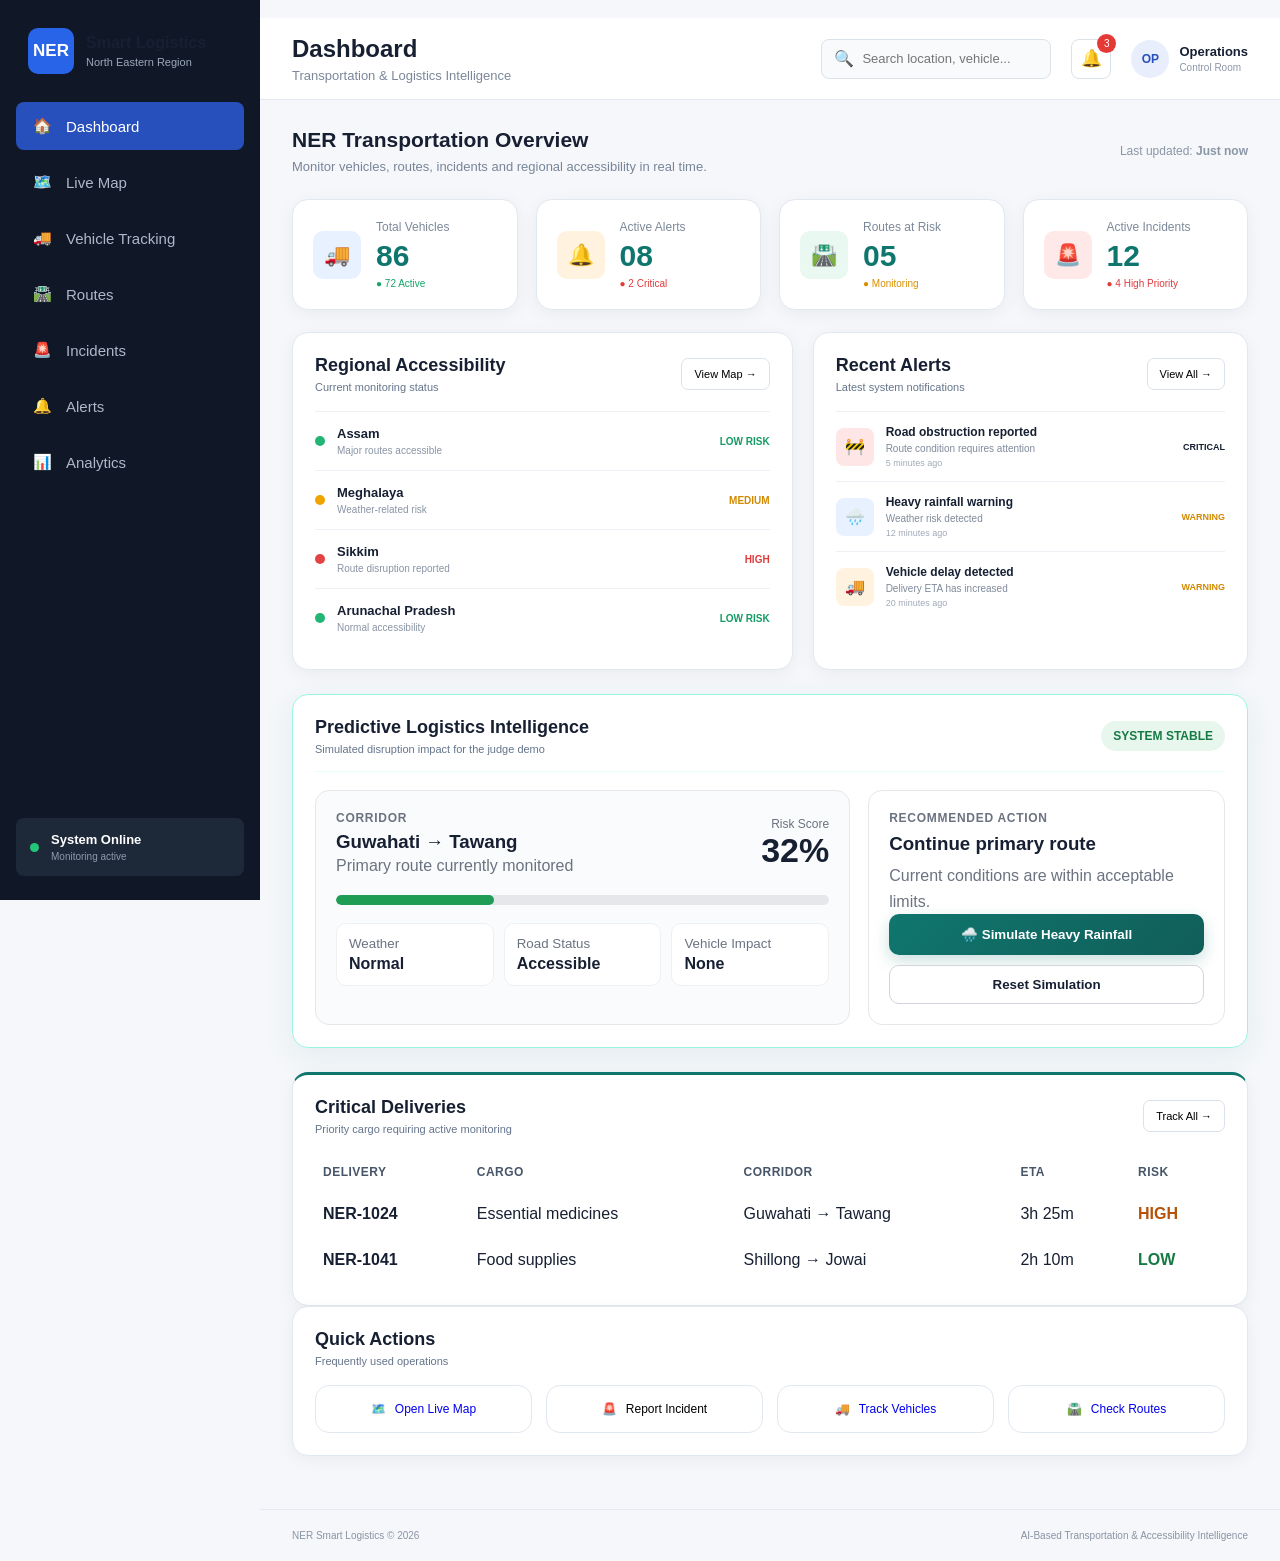
<file: index.html>
!DOCTYPE html>
<html lang="en">

<head>
    <meta charset="UTF-8">
    <meta name="viewport" content="width=device-width, initial-scale=1.0">

    <title>NER Smart Logistics</title>

    <!-- CSS -->
    <link rel="stylesheet" href="style.css">
</head>

<body>

    <!-- ================= SIDEBAR ================= -->

    <aside class="sidebar">

        <div class="logo">
            <div class="logo-icon">NER</div>

            <div>
                <h2>Smart Logistics</h2>
                <span>North Eastern Region</span>
            </div>
        </div>


        <nav class="sidebar-nav">

    <a href="index.html" class="nav-item active">
        <span>🏠</span>
        <span>Dashboard</span>
    </a>

    <a href="pages/map.html" class="nav-item">
        <span>🗺️</span>
        <span>Live Map</span>
    </a>

    <a href="pages/vehicles.html" class="nav-item">
        <span>🚚</span>
        <span>Vehicle Tracking</span>
    </a>

    <a href="pages/routes.html" class="nav-item">
        <span>🛣️</span>
        <span>Routes</span>
    </a>

    <a href="pages/incidents.html" class="nav-item">
        <span>🚨</span>
        <span>Incidents</span>
    </a>

    <a href="pages/alerts.html" class="nav-item">
        <span>🔔</span>
        <span>Alerts</span>
    </a>

    <a href="pages/analytics.html" class="nav-item">
        <span>📊</span>
        <span>Analytics</span>
    </a>

</nav>


        <div class="sidebar-bottom">

            <div class="system-status">
                <span class="status-dot"></span>

                <div>
                    <strong>System Online</strong>
                    <small>Monitoring active</small>
                </div>
            </div>

        </div>

    </aside>


    <!-- ================= MAIN CONTENT ================= -->

    <main class="main-content">


        <!-- TOP BAR -->

        <header class="topbar">

            <div>
                <h1>Dashboard</h1>
                <p>Transportation & Logistics Intelligence</p>
            </div>


            <div class="topbar-right">

                <div class="search-box">
                    <span>🔍</span>
                    <input
                        type="text"
                        placeholder="Search location, vehicle..."
                    >
                </div>


                <button class="notification-btn">
                    🔔
                    <span class="notification-count">3</span>
                </button>


                <div class="profile">

                    <div class="profile-icon">
                        OP
                    </div>

                    <div>
                        <strong>Operations</strong>
                        <small>Control Room</small>
                    </div>

                </div>

            </div>

        </header>


        <!-- ================= DASHBOARD ================= -->

        <section class="dashboard">


            <!-- WELCOME -->

            <div class="welcome-section">

                <div>
                    <h2>NER Transportation Overview</h2>

                    <p>
                        Monitor vehicles, routes, incidents and
                        regional accessibility in real time.
                    </p>
                </div>

                <div class="last-updated">
                    Last updated: <strong>Just now</strong>
                </div>

            </div>


            <!-- ================= STAT CARDS ================= -->

            <div class="stats-grid">


                <div class="stat-card">

                    <div class="stat-icon vehicle">
                        🚚
                    </div>

                    <div>
                        <p>Total Vehicles</p>
                        <h3 id="vehicleCount">86</h3>
                        <span class="positive">
                            ● 72 Active
                        </span>
                    </div>

                </div>


                <div class="stat-card">

                    <div class="stat-icon alert">
                        🔔
                    </div>

                    <div>
                        <p>Active Alerts</p>
                        <h3 id="alertCount">08</h3>
                        <span class="negative">
                            ● 2 Critical
                        </span>
                    </div>

                </div>


                <div class="stat-card">

                    <div class="stat-icon route">
                        🛣️
                    </div>

                    <div>
                        <p>Routes at Risk</p>
                        <h3 id="riskRouteCount">05</h3>
                        <span class="warning">
                            ● Monitoring
                        </span>
                    </div>

                </div>


                <div class="stat-card">

                    <div class="stat-icon incident">
                        🚨
                    </div>

                    <div>
                        <p>Active Incidents</p>
                        <h3 id="incidentCount">12</h3>
                        <span class="negative">
                            ● 4 High Priority
                        </span>
                    </div>

                </div>

            </div>


            <!-- ================= MAIN GRID ================= -->

            <div class="content-grid">


                <!-- REGIONAL STATUS -->

                <div class="panel regional-panel">

                    <div class="panel-header">

                        <div>
                            <h2>Regional Accessibility</h2>
                            <p>Current monitoring status</p>
                        </div>

                        <button class="view-btn">
                            View Map →
                        </button>

                    </div>


                    <div class="region-list">


                        <div class="region-row">

                            <div class="region-info">
                                <span class="region-dot safe"></span>

                                <div>
                                    <strong>Assam</strong>
                                    <small>Major routes accessible</small>
                                </div>
                            </div>

                            <span class="region-status safe-text">
                                LOW RISK
                            </span>

                        </div>


                        <div class="region-row">

                            <div class="region-info">
                                <span class="region-dot warning-dot"></span>

                                <div>
                                    <strong>Meghalaya</strong>
                                    <small>Weather-related risk</small>
                                </div>
                            </div>

                            <span class="region-status warning-text">
                                MEDIUM
                            </span>

                        </div>


                        <div class="region-row">

                            <div class="region-info">
                                <span class="region-dot danger"></span>

                                <div>
                                    <strong>Sikkim</strong>
                                    <small>Route disruption reported</small>
                                </div>
                            </div>

                            <span class="region-status danger-text">
                                HIGH
                            </span>

                        </div>


                        <div class="region-row">

                            <div class="region-info">
                                <span class="region-dot safe"></span>

                                <div>
                                    <strong>Arunachal Pradesh</strong>
                                    <small>Normal accessibility</small>
                                </div>
                            </div>

                            <span class="region-status safe-text">
                                LOW RISK
                            </span>

                        </div>

                    </div>

                </div>


                <!-- RECENT ALERTS -->

                <div class="panel alerts-panel">

                    <div class="panel-header">

                        <div>
                            <h2>Recent Alerts</h2>
                            <p>Latest system notifications</p>
                        </div>

                        <button class="view-btn">
                            View All →
                        </button>

                    </div>


                    <div class="alert-list">


                        <div class="alert-row">

                            <div class="alert-symbol critical">
                                🚧
                            </div>

                            <div class="alert-content">

                                <strong>Road obstruction reported</strong>

                                <span>
                                    Route condition requires attention
                                </span>

                                <small>
                                    5 minutes ago
                                </small>

                            </div>

                            <span class="severity critical-text">
                                CRITICAL
                            </span>

                        </div>


                        <div class="alert-row">

                            <div class="alert-symbol weather">
                                🌧️
                            </div>

                            <div class="alert-content">

                                <strong>Heavy rainfall warning</strong>

                                <span>
                                    Weather risk detected
                                </span>

                                <small>
                                    12 minutes ago
                                </small>

                            </div>

                            <span class="severity warning-text">
                                WARNING
                            </span>

                        </div>


                        <div class="alert-row">

                            <div class="alert-symbol vehicle-alert">
                                🚚
                            </div>

                            <div class="alert-content">

                                <strong>Vehicle delay detected</strong>

                                <span>
                                    Delivery ETA has increased
                                </span>

                                <small>
                                    20 minutes ago
                                </small>

                            </div>

                            <span class="severity warning-text">
                                WARNING
                            </span>

                        </div>


                    </div>

                </div>

            </div>



            <!-- ================= DEMO INTELLIGENCE ================= -->

            <div class="panel" id="demoPanel" style="margin-top:24px;">
                <div class="panel-header">
                    <div>
                        <h2>Predictive Logistics Intelligence</h2>
                        <p>Simulated disruption impact for the judge demo</p>
                    </div>
                    <span id="systemRiskBadge"
                          style="padding:8px 12px;border-radius:999px;font-size:12px;font-weight:800;
                                 background:#e8f7ee;color:#167a45;">
                        SYSTEM STABLE
                    </span>
                </div>

                <div style="display:grid;grid-template-columns:1.2fr .8fr;gap:18px;align-items:stretch;">
                    <div style="border:1px solid #e5e7eb;border-radius:14px;padding:20px;background:#fafbfc;">
                        <div style="display:flex;justify-content:space-between;align-items:center;gap:16px;">
                            <div>
                                <div style="font-size:12px;color:#6b7280;font-weight:700;text-transform:uppercase;letter-spacing:.06em;">
                                    Corridor
                                </div>
                                <h3 style="margin:6px 0 4px;">Guwahati → Tawang</h3>
                                <p id="demoRouteText" style="margin:0;color:#6b7280;">
                                    Primary route currently monitored
                                </p>
                            </div>
                            <div style="text-align:right;">
                                <div style="font-size:12px;color:#6b7280;">Risk Score</div>
                                <div id="riskScore" style="font-size:34px;font-weight:800;">32%</div>
                            </div>
                        </div>

                        <div style="margin:20px 0 8px;height:10px;background:#e5e7eb;border-radius:99px;overflow:hidden;">
                            <div id="riskBar" style="height:100%;width:32%;background:#1f9d55;border-radius:99px;transition:width .5s ease;"></div>
                        </div>

                        <div style="display:grid;grid-template-columns:repeat(3,1fr);gap:10px;margin-top:18px;">
                            <div style="padding:12px;border-radius:10px;background:#fff;border:1px solid #eef0f2;">
                                <small style="color:#6b7280;">Weather</small>
                                <strong id="weatherValue" style="display:block;margin-top:4px;">Normal</strong>
                            </div>
                            <div style="padding:12px;border-radius:10px;background:#fff;border:1px solid #eef0f2;">
                                <small style="color:#6b7280;">Road Status</small>
                                <strong id="roadValue" style="display:block;margin-top:4px;">Accessible</strong>
                            </div>
                            <div style="padding:12px;border-radius:10px;background:#fff;border:1px solid #eef0f2;">
                                <small style="color:#6b7280;">Vehicle Impact</small>
                                <strong id="vehicleImpact" style="display:block;margin-top:4px;">None</strong>
                            </div>
                        </div>
                    </div>

                    <div style="border:1px solid #e5e7eb;border-radius:14px;padding:20px;background:#fff;">
                        <div style="font-size:12px;color:#6b7280;font-weight:700;text-transform:uppercase;letter-spacing:.06em;">
                            Recommended Action
                        </div>
                        <h3 id="demoActionTitle" style="margin:8px 0;">Continue primary route</h3>
                        <p id="demoActionText" style="color:#6b7280;line-height:1.6;">
                            Current conditions are within acceptable limits.
                        </p>

                        <button id="simulateRainBtn"
                                style="width:100%;border:0;border-radius:10px;padding:13px 16px;
                                       font-weight:800;cursor:pointer;background:#172033;color:#fff;">
                            🌧️ Simulate Heavy Rainfall
                        </button>

                        <button id="resetDemoBtn"
                                style="width:100%;margin-top:10px;border:1px solid #d1d5db;border-radius:10px;
                                       padding:11px 16px;font-weight:700;cursor:pointer;background:#fff;color:#172033;">
                            Reset Simulation
                        </button>
                    </div>
                </div>
            </div>

            <!-- ================= CRITICAL DELIVERIES ================= -->

            <div class="panel" style="margin-top:24px;">
                <div class="panel-header">
                    <div>
                        <h2>Critical Deliveries</h2>
                        <p>Priority cargo requiring active monitoring</p>
                    </div>
                    <button class="view-btn">Track All →</button>
                </div>

                <div style="overflow-x:auto;">
                    <table style="width:100%;border-collapse:collapse;">
                        <thead>
                            <tr style="text-align:left;border-bottom:1px solid #e5e7eb;">
                                <th style="padding:12px 8px;">Delivery</th>
                                <th style="padding:12px 8px;">Cargo</th>
                                <th style="padding:12px 8px;">Corridor</th>
                                <th style="padding:12px 8px;">ETA</th>
                                <th style="padding:12px 8px;">Risk</th>
                            </tr>
                        </thead>
                        <tbody>
                            <tr style="border-bottom:1px solid #f0f1f3;">
                                <td style="padding:14px 8px;font-weight:700;">NER-1024</td>
                                <td style="padding:14px 8px;">Essential medicines</td>
                                <td style="padding:14px 8px;">Guwahati → Tawang</td>
                                <td style="padding:14px 8px;">3h 25m</td>
                                <td style="padding:14px 8px;"><span style="font-weight:800;color:#b45309;">HIGH</span></td>
                            </tr>
                            <tr>
                                <td style="padding:14px 8px;font-weight:700;">NER-1041</td>
                                <td style="padding:14px 8px;">Food supplies</td>
                                <td style="padding:14px 8px;">Shillong → Jowai</td>
                                <td style="padding:14px 8px;">2h 10m</td>
                                <td style="padding:14px 8px;"><span style="font-weight:800;color:#167a45;">LOW</span></td>
                            </tr>
                        </tbody>
                    </table>
                </div>
            </div>

            <!-- ================= QUICK ACTIONS ================= -->

            <div class="panel quick-panel">

                <div class="panel-header">

                    <div>
                        <h2>Quick Actions</h2>
                        <p>Frequently used operations</p>
                    </div>

                </div>


                <div class="quick-actions">

                    <a class="quick-action" href="map.html" style="text-decoration:none;">
                        🗺️
                        <span>Open Live Map</span>
                    </a>

                    <button class="quick-action">
                        🚨
                        <span>Report Incident</span>
                    </button>

                    <a class="quick-action" href="vehicles.html" style="text-decoration:none;">
                        🚚
                        <span>Track Vehicles</span>
                    </a>

                    <a class="quick-action" href="routes.html" style="text-decoration:none;">
                        🛣️
                        <span>Check Routes</span>
                    </a>

                </div>

            </div>


        </section>


        <!-- FOOTER -->

        <footer>

            <p>
                NER Smart Logistics © 2026
            </p>

            <p>
                AI-Based Transportation & Accessibility Intelligence
            </p>

        </footer>


    </main>


    <!-- JAVASCRIPT -->


    <script>
        const simulateRainBtn = document.getElementById("simulateRainBtn");
        const resetDemoBtn = document.getElementById("resetDemoBtn");

        function setDemoState(rainMode) {
            const riskScore = document.getElementById("riskScore");
            const riskBar = document.getElementById("riskBar");
            const weatherValue = document.getElementById("weatherValue");
            const roadValue = document.getElementById("roadValue");
            const vehicleImpact = document.getElementById("vehicleImpact");
            const actionTitle = document.getElementById("demoActionTitle");
            const actionText = document.getElementById("demoActionText");
            const routeText = document.getElementById("demoRouteText");
            const badge = document.getElementById("systemRiskBadge");
            const alertCount = document.getElementById("alertCount");
            const riskRouteCount = document.getElementById("riskRouteCount");

            if (rainMode) {
                riskScore.textContent = "82%";
                riskBar.style.width = "82%";
                riskBar.style.background = "#dc2626";
                weatherValue.textContent = "Heavy rainfall";
                roadValue.textContent = "High risk";
                vehicleImpact.textContent = "NER-1024 affected";
                actionTitle.textContent = "Use alternate route";
                actionText.textContent = "Rainfall raises corridor risk. Reroute critical medicine delivery and alert the control room.";
                routeText.textContent = "Primary route risk increased after simulated weather event";
                badge.textContent = "CRITICAL RISK";
                badge.style.background = "#fee2e2";
                badge.style.color = "#b91c1c";
                alertCount.textContent = "09";
                riskRouteCount.textContent = "06";
                simulateRainBtn.textContent = "🌧️ Rainfall Event Active";
            } else {
                riskScore.textContent = "32%";
                riskBar.style.width = "32%";
                riskBar.style.background = "#1f9d55";
                weatherValue.textContent = "Normal";
                roadValue.textContent = "Accessible";
                vehicleImpact.textContent = "None";
                actionTitle.textContent = "Continue primary route";
                actionText.textContent = "Current conditions are within acceptable limits.";
                routeText.textContent = "Primary route currently monitored";
                badge.textContent = "SYSTEM STABLE";
                badge.style.background = "#e8f7ee";
                badge.style.color = "#167a45";
                alertCount.textContent = "08";
                riskRouteCount.textContent = "05";
                simulateRainBtn.textContent = "🌧️ Simulate Heavy Rainfall";
            }
        }

        simulateRainBtn?.addEventListener("click", () => setDemoState(true));
        resetDemoBtn?.addEventListener("click", () => setDemoState(false));
    </script>

    <script src="script.js"></script>

</body>

</html>
</file>
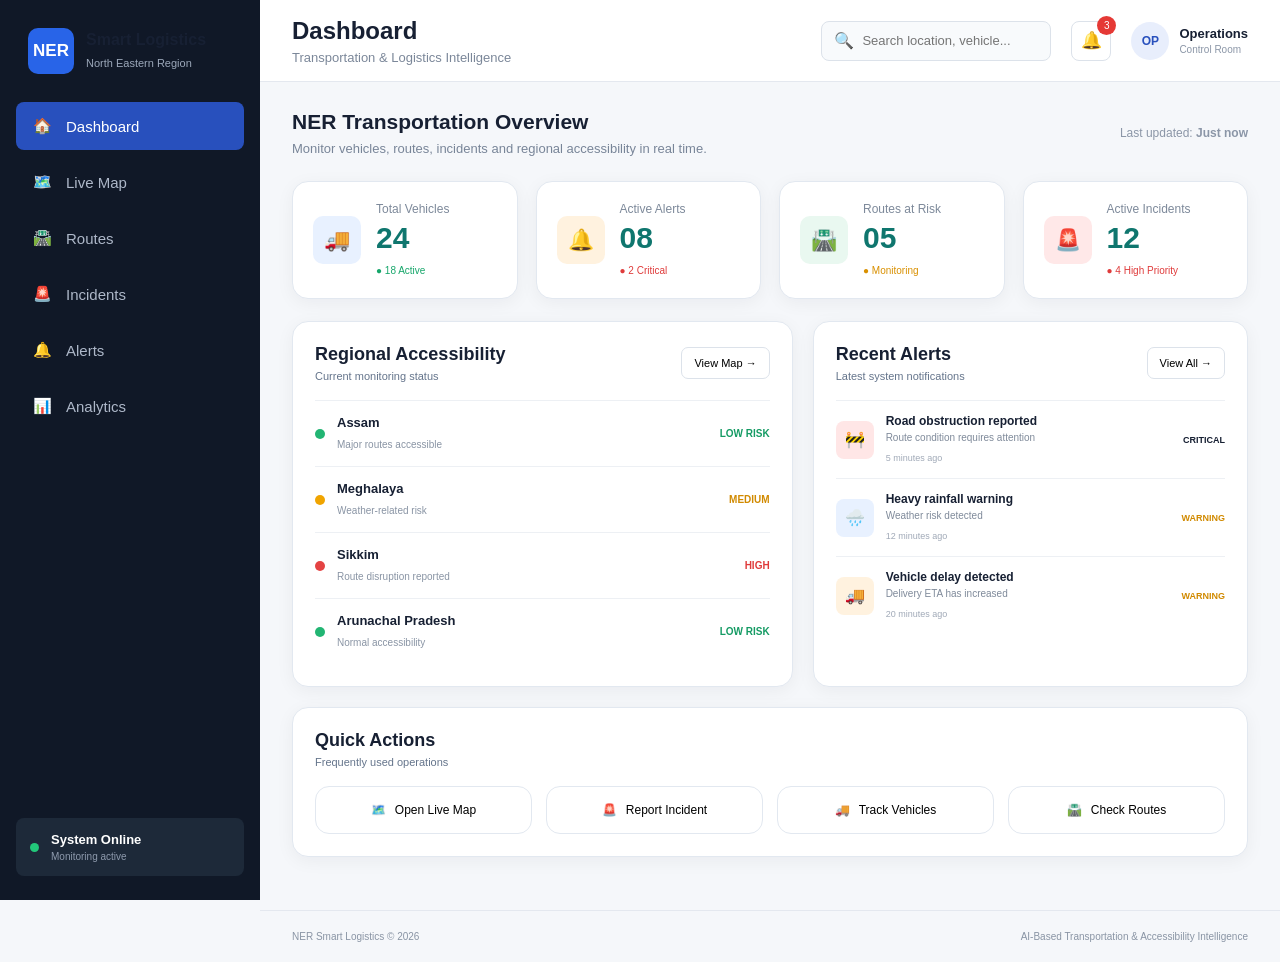
<file: index-old.html>
<!DOCTYPE html>
<html lang="en">

<head>
    <meta charset="UTF-8">
    <meta name="viewport" content="width=device-width, initial-scale=1.0">

    <title>NER Smart Logistics</title>

    <!-- CSS -->
    <link rel="stylesheet" href="style.css">
</head>

<body>

    <!-- ================= SIDEBAR ================= -->

    <aside class="sidebar">

        <div class="logo">
            <div class="logo-icon">NER</div>

            <div>
                <h2>Smart Logistics</h2>
                <span>North Eastern Region</span>
            </div>
        </div>


        <nav class="sidebar-nav">

            <a href="index.html" class="nav-item active">
                <span>🏠</span>
                <span>Dashboard</span>
            </a>

            <a href="#" class="nav-item">
                <span>🗺️</span>
                <span>Live Map</span>
            </a>

            <a href="#" class="nav-item">
                <span>🛣️</span>
                <span>Routes</span>
            </a>

            <a href="#" class="nav-item">
                <span>🚨</span>
                <span>Incidents</span>
            </a>

            <a href="#" class="nav-item">
                <span>🔔</span>
                <span>Alerts</span>
            </a>

            <a href="#" class="nav-item">
                <span>📊</span>
                <span>Analytics</span>
            </a>

        </nav>


        <div class="sidebar-bottom">

            <div class="system-status">
                <span class="status-dot"></span>

                <div>
                    <strong>System Online</strong>
                    <small>Monitoring active</small>
                </div>
            </div>

        </div>

    </aside>


    <!-- ================= MAIN CONTENT ================= -->

    <main class="main-content">


        <!-- TOP BAR -->

        <header class="topbar">

            <div>
                <h1>Dashboard</h1>
                <p>Transportation & Logistics Intelligence</p>
            </div>


            <div class="topbar-right">

                <div class="search-box">
                    <span>🔍</span>
                    <input
                        type="text"
                        placeholder="Search location, vehicle..."
                    >
                </div>


                <button class="notification-btn">
                    🔔
                    <span class="notification-count">3</span>
                </button>


                <div class="profile">

                    <div class="profile-icon">
                        OP
                    </div>

                    <div>
                        <strong>Operations</strong>
                        <small>Control Room</small>
                    </div>

                </div>

            </div>

        </header>


        <!-- ================= DASHBOARD ================= -->

        <section class="dashboard">


            <!-- WELCOME -->

            <div class="welcome-section">

                <div>
                    <h2>NER Transportation Overview</h2>

                    <p>
                        Monitor vehicles, routes, incidents and
                        regional accessibility in real time.
                    </p>
                </div>

                <div class="last-updated">
                    Last updated: <strong>Just now</strong>
                </div>

            </div>


            <!-- ================= STAT CARDS ================= -->

            <div class="stats-grid">


                <div class="stat-card">

                    <div class="stat-icon vehicle">
                        🚚
                    </div>

                    <div>
                        <p>Total Vehicles</p>
                        <h3>24</h3>
                        <span class="positive">
                            ● 18 Active
                        </span>
                    </div>

                </div>


                <div class="stat-card">

                    <div class="stat-icon alert">
                        🔔
                    </div>

                    <div>
                        <p>Active Alerts</p>
                        <h3>08</h3>
                        <span class="negative">
                            ● 2 Critical
                        </span>
                    </div>

                </div>


                <div class="stat-card">

                    <div class="stat-icon route">
                        🛣️
                    </div>

                    <div>
                        <p>Routes at Risk</p>
                        <h3>05</h3>
                        <span class="warning">
                            ● Monitoring
                        </span>
                    </div>

                </div>


                <div class="stat-card">

                    <div class="stat-icon incident">
                        🚨
                    </div>

                    <div>
                        <p>Active Incidents</p>
                        <h3>12</h3>
                        <span class="negative">
                            ● 4 High Priority
                        </span>
                    </div>

                </div>

            </div>


            <!-- ================= MAIN GRID ================= -->

            <div class="content-grid">


                <!-- REGIONAL STATUS -->

                <div class="panel regional-panel">

                    <div class="panel-header">

                        <div>
                            <h2>Regional Accessibility</h2>
                            <p>Current monitoring status</p>
                        </div>

                        <button class="view-btn">
                            View Map →
                        </button>

                    </div>


                    <div class="region-list">


                        <div class="region-row">

                            <div class="region-info">
                                <span class="region-dot safe"></span>

                                <div>
                                    <strong>Assam</strong>
                                    <small>Major routes accessible</small>
                                </div>
                            </div>

                            <span class="region-status safe-text">
                                LOW RISK
                            </span>

                        </div>


                        <div class="region-row">

                            <div class="region-info">
                                <span class="region-dot warning-dot"></span>

                                <div>
                                    <strong>Meghalaya</strong>
                                    <small>Weather-related risk</small>
                                </div>
                            </div>

                            <span class="region-status warning-text">
                                MEDIUM
                            </span>

                        </div>


                        <div class="region-row">

                            <div class="region-info">
                                <span class="region-dot danger"></span>

                                <div>
                                    <strong>Sikkim</strong>
                                    <small>Route disruption reported</small>
                                </div>
                            </div>

                            <span class="region-status danger-text">
                                HIGH
                            </span>

                        </div>


                        <div class="region-row">

                            <div class="region-info">
                                <span class="region-dot safe"></span>

                                <div>
                                    <strong>Arunachal Pradesh</strong>
                                    <small>Normal accessibility</small>
                                </div>
                            </div>

                            <span class="region-status safe-text">
                                LOW RISK
                            </span>

                        </div>

                    </div>

                </div>


                <!-- RECENT ALERTS -->

                <div class="panel alerts-panel">

                    <div class="panel-header">

                        <div>
                            <h2>Recent Alerts</h2>
                            <p>Latest system notifications</p>
                        </div>

                        <button class="view-btn">
                            View All →
                        </button>

                    </div>


                    <div class="alert-list">


                        <div class="alert-row">

                            <div class="alert-symbol critical">
                                🚧
                            </div>

                            <div class="alert-content">

                                <strong>Road obstruction reported</strong>

                                <span>
                                    Route condition requires attention
                                </span>

                                <small>
                                    5 minutes ago
                                </small>

                            </div>

                            <span class="severity critical-text">
                                CRITICAL
                            </span>

                        </div>


                        <div class="alert-row">

                            <div class="alert-symbol weather">
                                🌧️
                            </div>

                            <div class="alert-content">

                                <strong>Heavy rainfall warning</strong>

                                <span>
                                    Weather risk detected
                                </span>

                                <small>
                                    12 minutes ago
                                </small>

                            </div>

                            <span class="severity warning-text">
                                WARNING
                            </span>

                        </div>


                        <div class="alert-row">

                            <div class="alert-symbol vehicle-alert">
                                🚚
                            </div>

                            <div class="alert-content">

                                <strong>Vehicle delay detected</strong>

                                <span>
                                    Delivery ETA has increased
                                </span>

                                <small>
                                    20 minutes ago
                                </small>

                            </div>

                            <span class="severity warning-text">
                                WARNING
                            </span>

                        </div>


                    </div>

                </div>

            </div>


            <!-- ================= QUICK ACTIONS ================= -->

            <div class="panel quick-panel">

                <div class="panel-header">

                    <div>
                        <h2>Quick Actions</h2>
                        <p>Frequently used operations</p>
                    </div>

                </div>


                <div class="quick-actions">

                    <button class="quick-action">
                        🗺️
                        <span>Open Live Map</span>
                    </button>

                    <button class="quick-action">
                        🚨
                        <span>Report Incident</span>
                    </button>

                    <button class="quick-action">
                        🚚
                        <span>Track Vehicles</span>
                    </button>

                    <button class="quick-action">
                        🛣️
                        <span>Check Routes</span>
                    </button>

                </div>

            </div>


        </section>


        <!-- FOOTER -->

        <footer>

            <p>
                NER Smart Logistics © 2026
            </p>

            <p>
                AI-Based Transportation & Accessibility Intelligence
            </p>

        </footer>


    </main>


    <!-- JAVASCRIPT -->

    <script src="script.js"></script>

</body>

</html>
</file>
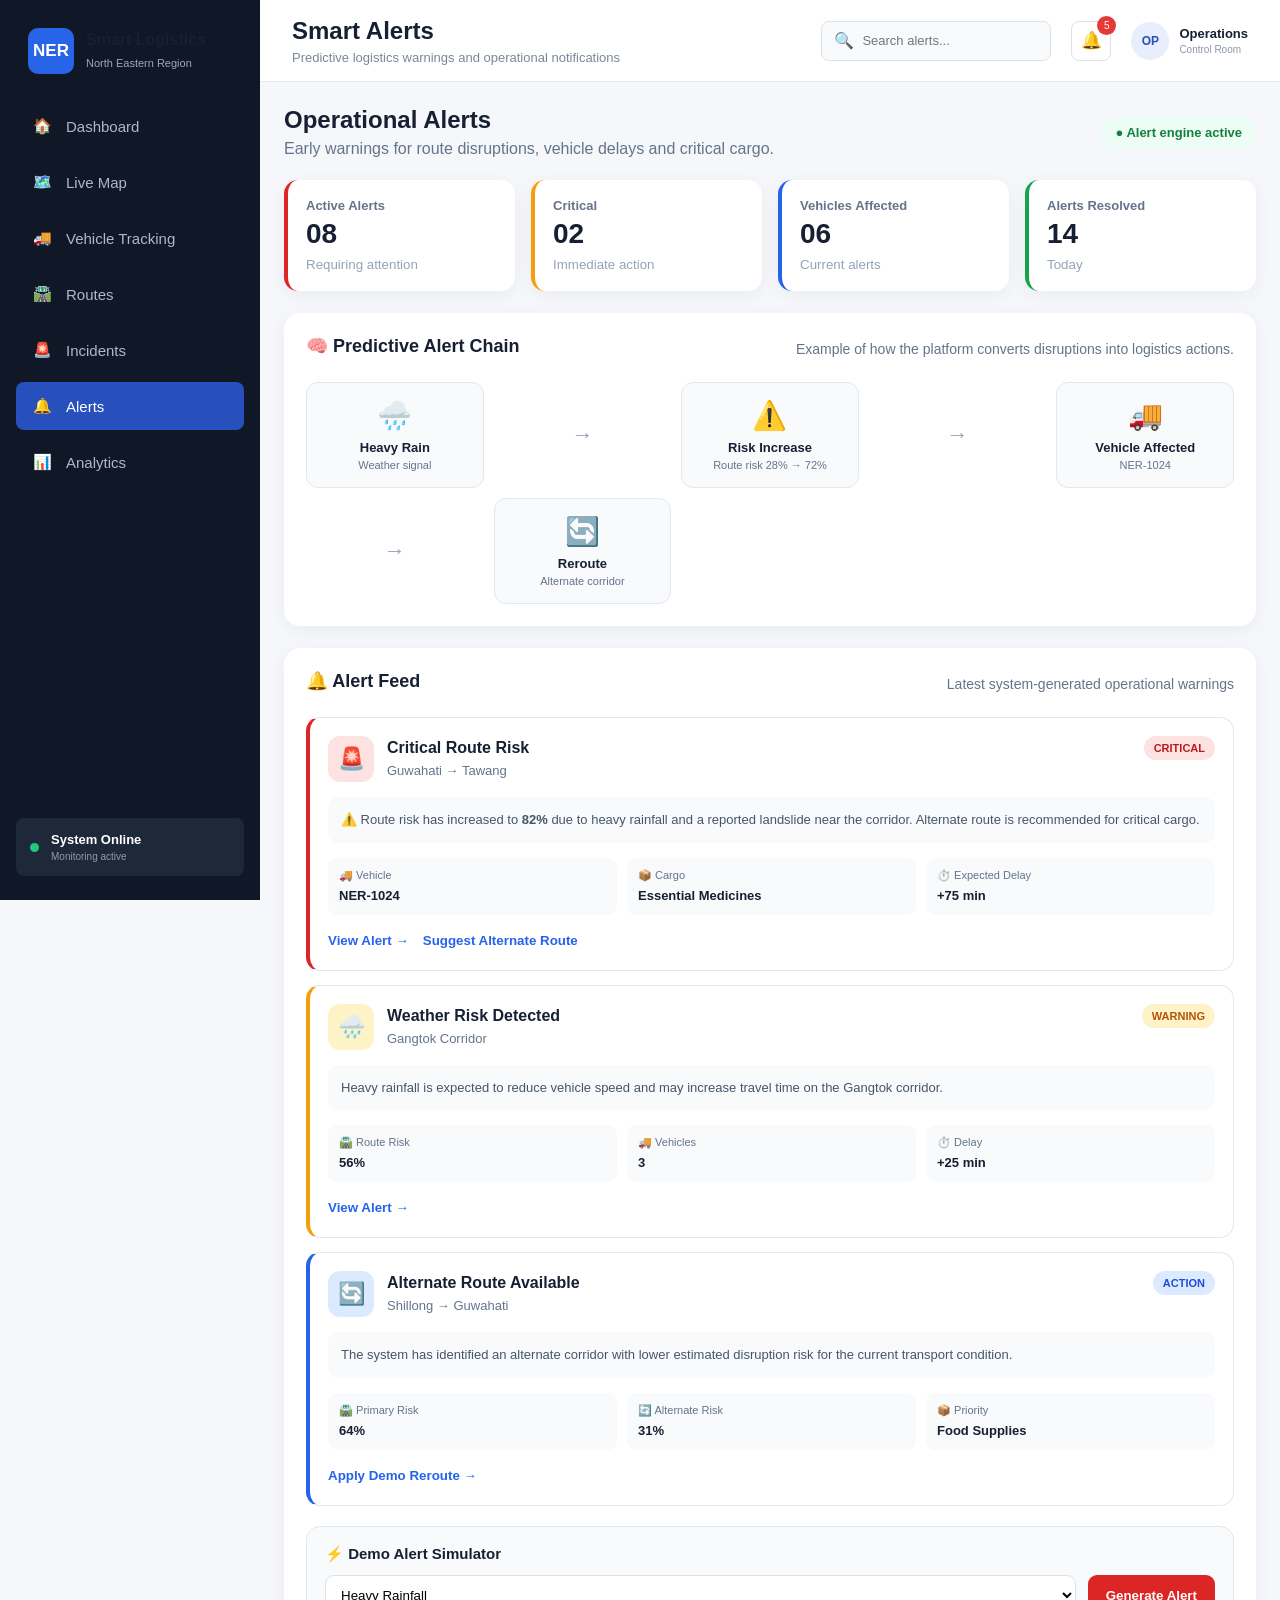
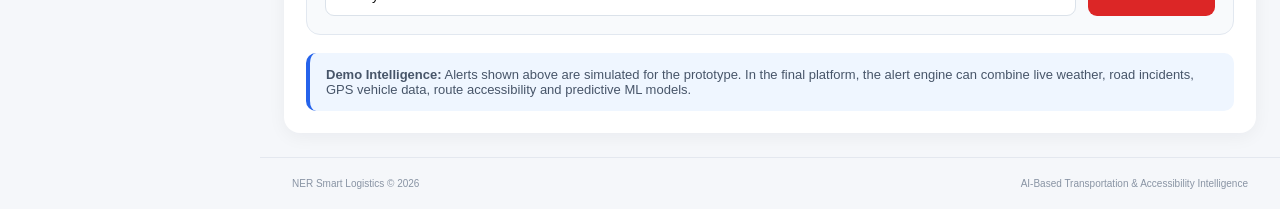
<file: pages/alerts.html>
<!DOCTYPE html>
<html lang="en">

<head>
    <meta charset="UTF-8">
    <meta name="viewport" content="width=device-width, initial-scale=1.0">

    <title>Alerts | NER Smart Logistics</title>

    <link rel="stylesheet" href="../style.css">

    <style>

        /* ================= ALERT PAGE ================= */

        .alerts-page {
            padding: 24px;
        }

        .alert-intro {
            display: flex;
            justify-content: space-between;
            align-items: center;
            margin-bottom: 22px;
        }

        .alert-intro h2 {
            margin: 0 0 6px;
        }

        .alert-intro p {
            margin: 0;
            color: #64748b;
        }

        .live-status {
            background: #ecfdf5;
            color: #15803d;
            padding: 9px 14px;
            border-radius: 20px;
            font-size: 13px;
            font-weight: 700;
        }

        /* ================= SUMMARY ================= */

        .alert-summary {
            display: grid;
            grid-template-columns: repeat(4, 1fr);
            gap: 16px;
            margin-bottom: 22px;
        }

        .alert-summary-card {
            background: white;
            border-radius: 14px;
            padding: 18px;

            box-shadow: 0 4px 18px rgba(15, 23, 42, 0.05);

            border-left: 4px solid #2563eb;
        }

        .alert-summary-card:nth-child(1) {
            border-left-color: #dc2626;
        }

        .alert-summary-card:nth-child(2) {
            border-left-color: #f59e0b;
        }

        .alert-summary-card:nth-child(3) {
            border-left-color: #2563eb;
        }

        .alert-summary-card:nth-child(4) {
            border-left-color: #16a34a;
        }

        .alert-summary-card span {
            display: block;
            color: #64748b;
            font-size: 13px;
            font-weight: 600;
        }

        .alert-summary-card strong {
            display: block;
            font-size: 28px;
            margin: 5px 0;
        }

        .alert-summary-card small {
            color: #94a3b8;
        }

        /* ================= INTELLIGENCE CHAIN ================= */

        .intelligence-panel {
            background: white;
            border-radius: 16px;
            padding: 22px;
            margin-bottom: 22px;

            box-shadow: 0 4px 18px rgba(15, 23, 42, 0.05);
        }

        .panel-header {
            margin-bottom: 20px;
        }

        .panel-header h2 {
            margin: 0 0 5px;
        }

        .panel-header p {
            margin: 0;
            color: #64748b;
            font-size: 14px;
        }

        .intelligence-chain {
            display: grid;
            grid-template-columns: repeat(5, 1fr);
            gap: 10px;
            align-items: center;
        }

        .chain-step {
            text-align: center;
            background: #f8fafc;
            border-radius: 12px;
            padding: 16px 10px;
            border: 1px solid #e2e8f0;
        }

        .chain-icon {
            font-size: 28px;
            margin-bottom: 8px;
        }

        .chain-step strong {
            display: block;
            font-size: 13px;
        }

        .chain-step span {
            display: block;
            color: #64748b;
            font-size: 11px;
            margin-top: 4px;
        }

        .chain-arrow {
            text-align: center;
            font-size: 22px;
            color: #94a3b8;
        }

        /* ================= ALERT FEED ================= */

        .alerts-panel {
            background: white;
            border-radius: 16px;
            padding: 22px;

            box-shadow: 0 4px 18px rgba(15, 23, 42, 0.05);
        }

        .alert-card {
            border: 1px solid #e2e8f0;
            border-radius: 14px;
            padding: 18px;
            margin-bottom: 14px;
        }

        .alert-card:hover {
            box-shadow: 0 8px 20px rgba(15, 23, 42, 0.06);
        }

        .alert-card.high {
            border-left: 4px solid #dc2626;
        }

        .alert-card.medium {
            border-left: 4px solid #f59e0b;
        }

        .alert-card.info {
            border-left: 4px solid #2563eb;
        }

        .alert-card-top {
            display: flex;
            justify-content: space-between;
            align-items: flex-start;
            gap: 15px;
        }

        .alert-title {
            display: flex;
            gap: 13px;
            align-items: center;
        }

        .alert-icon {
            width: 46px;
            height: 46px;
            border-radius: 12px;

            display: flex;
            align-items: center;
            justify-content: center;

            font-size: 22px;
            background: #fee2e2;
        }

        .alert-icon.warning {
            background: #fef3c7;
        }

        .alert-icon.info {
            background: #dbeafe;
        }

        .alert-title h3 {
            margin: 0 0 4px;
            font-size: 16px;
        }

        .alert-title span {
            color: #64748b;
            font-size: 13px;
        }

        .alert-badge {
            padding: 6px 10px;
            border-radius: 20px;
            font-size: 11px;
            font-weight: 800;
        }

        .badge-high {
            background: #fee2e2;
            color: #b91c1c;
        }

        .badge-medium {
            background: #fef3c7;
            color: #b45309;
        }

        .badge-info {
            background: #dbeafe;
            color: #1d4ed8;
        }

        .alert-message {
            margin: 15px 0;
            padding: 13px;

            background: #f8fafc;
            border-radius: 10px;

            color: #475569;
            font-size: 13px;
            line-height: 1.5;
        }

        .alert-impact {
            display: grid;
            grid-template-columns: repeat(3, 1fr);
            gap: 10px;
            margin-bottom: 14px;
        }

        .impact-item {
            background: #f8fafc;
            padding: 11px;
            border-radius: 9px;
        }

        .impact-item span {
            display: block;
            color: #64748b;
            font-size: 11px;
            margin-bottom: 4px;
        }

        .impact-item strong {
            font-size: 13px;
        }

        .alert-actions {
            display: flex;
            gap: 14px;
        }

        .alert-action {
            border: none;
            background: transparent;
            color: #2563eb;
            font-weight: 700;
            cursor: pointer;
            padding: 4px 0;
        }

        .alert-action:hover {
            text-decoration: underline;
        }

        /* ================= ALERT GENERATOR ================= */

        .generator-panel {
            margin-top: 20px;
            background: #f8fafc;
            border: 1px solid #e2e8f0;
            border-radius: 14px;
            padding: 18px;
        }

        .generator-panel h3 {
            margin: 0 0 12px;
            font-size: 15px;
        }

        .generator-row {
            display: flex;
            gap: 12px;
        }

        .generator-select {
            flex: 1;
            padding: 11px;
            border: 1px solid #dbe2ea;
            border-radius: 9px;
            background: white;
        }

        .generate-btn {
            border: none;
            background: #dc2626;
            color: white;
            padding: 0 18px;
            border-radius: 9px;
            font-weight: 700;
            cursor: pointer;
        }

        .generate-btn:hover {
            background: #b91c1c;
        }

        /* ================= DISCLAIMER ================= */

        .alert-disclaimer {
            margin-top: 18px;

            background: #eff6ff;
            border-left: 4px solid #2563eb;

            padding: 14px 16px;
            border-radius: 10px;

            color: #475569;
            font-size: 13px;
        }

        /* ================= RESPONSIVE ================= */

        @media (max-width: 1000px) {

            .alert-summary {
                grid-template-columns: repeat(2, 1fr);
            }

            .intelligence-chain {
                grid-template-columns: 1fr;
            }

            .chain-arrow {
                transform: rotate(90deg);
            }

        }

        @media (max-width: 700px) {

            .alert-summary {
                grid-template-columns: 1fr;
            }

            .alert-card-top {
                flex-direction: column;
            }

            .alert-impact {
                grid-template-columns: 1fr;
            }

            .generator-row {
                flex-direction: column;
            }

            .generate-btn {
                height: 42px;
            }

        }

    </style>

</head>


<body>


    <!-- ================= SIDEBAR ================= -->

    <aside class="sidebar">

        <div class="logo">

            <div class="logo-icon">
                NER
            </div>

            <div>
                <h2>Smart Logistics</h2>
                <span>North Eastern Region</span>
            </div>

        </div>


        <nav class="sidebar-nav">

            <a href="../index.html" class="nav-item">
                <span>🏠</span>
                <span>Dashboard</span>
            </a>

            <a href="map.html" class="nav-item">
                <span>🗺️</span>
                <span>Live Map</span>
            </a>

            <a href="vehicles.html" class="nav-item">
                <span>🚚</span>
                <span>Vehicle Tracking</span>
            </a>

            <a href="routes.html" class="nav-item">
                <span>🛣️</span>
                <span>Routes</span>
            </a>

            <a href="incidents.html" class="nav-item">
                <span>🚨</span>
                <span>Incidents</span>
            </a>

            <a href="alerts.html" class="nav-item active">
                <span>🔔</span>
                <span>Alerts</span>
            </a>

            <a href="analytics.html" class="nav-item">
    <span>📊</span>
    <span>Analytics</span>
</a>

        </nav>


        <div class="sidebar-bottom">

            <div class="system-status">

                <span class="status-dot"></span>

                <div>
                    <strong>System Online</strong>
                    <small>Monitoring active</small>
                </div>

            </div>

        </div>

    </aside>


    <!-- ================= MAIN ================= -->

    <main class="main-content">


        <!-- TOPBAR -->

        <header class="topbar">

            <div>

                <h1>Smart Alerts</h1>

                <p>
                    Predictive logistics warnings and operational notifications
                </p>

            </div>


            <div class="topbar-right">

                <div class="search-box">

                    <span>🔍</span>

                    <input
                        type="text"
                        id="alertSearch"
                        placeholder="Search alerts..."
                    >

                </div>


                <button class="notification-btn">

                    🔔

                    <span class="notification-count">
                        5
                    </span>

                </button>


                <div class="profile">

                    <div class="profile-icon">
                        OP
                    </div>

                    <div>

                        <strong>
                            Operations
                        </strong>

                        <small>
                            Control Room
                        </small>

                    </div>

                </div>

            </div>

        </header>


        <!-- ================= PAGE ================= -->

        <section class="alerts-page">


            <!-- INTRO -->

            <div class="alert-intro">

                <div>

                    <h2>
                        Operational Alerts
                    </h2>

                    <p>
                        Early warnings for route disruptions,
                        vehicle delays and critical cargo.
                    </p>

                </div>

                <span class="live-status">
                    ● Alert engine active
                </span>

            </div>


            <!-- SUMMARY -->

            <div class="alert-summary">

                <div class="alert-summary-card">

                    <span>
                        Active Alerts
                    </span>

                    <strong>
                        08
                    </strong>

                    <small>
                        Requiring attention
                    </small>

                </div>


                <div class="alert-summary-card">

                    <span>
                        Critical
                    </span>

                    <strong>
                        02
                    </strong>

                    <small>
                        Immediate action
                    </small>

                </div>


                <div class="alert-summary-card">

                    <span>
                        Vehicles Affected
                    </span>

                    <strong>
                        06
                    </strong>

                    <small>
                        Current alerts
                    </small>

                </div>


                <div class="alert-summary-card">

                    <span>
                        Alerts Resolved
                    </span>

                    <strong>
                        14
                    </strong>

                    <small>
                        Today
                    </small>

                </div>

            </div>


            <!-- INTELLIGENCE CHAIN -->

            <div class="intelligence-panel">

                <div class="panel-header">

                    <h2>
                        🧠 Predictive Alert Chain
                    </h2>

                    <p>
                        Example of how the platform converts disruptions
                        into logistics actions.
                    </p>

                </div>


                <div class="intelligence-chain">

                    <div class="chain-step">

                        <div class="chain-icon">
                            🌧️
                        </div>

                        <strong>
                            Heavy Rain
                        </strong>

                        <span>
                            Weather signal
                        </span>

                    </div>


                    <div class="chain-arrow">
                        →
                    </div>


                    <div class="chain-step">

                        <div class="chain-icon">
                            ⚠️
                        </div>

                        <strong>
                            Risk Increase
                        </strong>

                        <span>
                            Route risk 28% → 72%
                        </span>

                    </div>


                    <div class="chain-arrow">
                        →
                    </div>


                    <div class="chain-step">

                        <div class="chain-icon">
                            🚚
                        </div>

                        <strong>
                            Vehicle Affected
                        </strong>

                        <span>
                            NER-1024
                        </span>

                    </div>


                    <div class="chain-arrow">
                        →
                    </div>


                    <div class="chain-step">

                        <div class="chain-icon">
                            🔄
                        </div>

                        <strong>
                            Reroute
                        </strong>

                        <span>
                            Alternate corridor
                        </span>

                    </div>

                </div>

            </div>


            <!-- ALERT FEED -->

            <div class="alerts-panel">

                <div class="panel-header">

                    <h2>
                        🔔 Alert Feed
                    </h2>

                    <p>
                        Latest system-generated operational warnings
                    </p>

                </div>


                <!-- ALERT 1 -->

                <div class="alert-card high">

                    <div class="alert-card-top">

                        <div class="alert-title">

                            <div class="alert-icon">
                                🚨
                            </div>

                            <div>

                                <h3>
                                    Critical Route Risk
                                </h3>

                                <span>
                                    Guwahati → Tawang
                                </span>

                            </div>

                        </div>


                        <span class="alert-badge badge-high">
                            CRITICAL
                        </span>

                    </div>


                    <div class="alert-message">

                        ⚠️ Route risk has increased to
                        <strong>82%</strong> due to heavy rainfall
                        and a reported landslide near the corridor.

                        Alternate route is recommended for critical cargo.

                    </div>


                    <div class="alert-impact">

                        <div class="impact-item">

                            <span>
                                🚚 Vehicle
                            </span>

                            <strong>
                                NER-1024
                            </strong>

                        </div>

                        <div class="impact-item">

                            <span>
                                📦 Cargo
                            </span>

                            <strong>
                                Essential Medicines
                            </strong>

                        </div>

                        <div class="impact-item">

                            <span>
                                ⏱️ Expected Delay
                            </span>

                            <strong>
                                +75 min
                            </strong>

                        </div>

                    </div>


                    <div class="alert-actions">

                        <button
                            class="alert-action"
                            onclick="viewAlert('Critical Route Risk')"
                        >
                            View Alert →
                        </button>

                        <button
                            class="alert-action"
                            onclick="rerouteVehicle('NER-1024')"
                        >
                            Suggest Alternate Route
                        </button>

                    </div>

                </div>


                <!-- ALERT 2 -->

                <div class="alert-card medium">

                    <div class="alert-card-top">

                        <div class="alert-title">

                            <div class="alert-icon warning">
                                🌧️
                            </div>

                            <div>

                                <h3>
                                    Weather Risk Detected
                                </h3>

                                <span>
                                    Gangtok Corridor
                                </span>

                            </div>

                        </div>


                        <span class="alert-badge badge-medium">
                            WARNING
                        </span>

                    </div>


                    <div class="alert-message">

                        Heavy rainfall is expected to reduce
                        vehicle speed and may increase travel time
                        on the Gangtok corridor.

                    </div>


                    <div class="alert-impact">

                        <div class="impact-item">

                            <span>
                                🛣️ Route Risk
                            </span>

                            <strong>
                                56%
                            </strong>

                        </div>

                        <div class="impact-item">

                            <span>
                                🚚 Vehicles
                            </span>

                            <strong>
                                3
                            </strong>

                        </div>

                        <div class="impact-item">

                            <span>
                                ⏱️ Delay
                            </span>

                            <strong>
                                +25 min
                            </strong>

                        </div>

                    </div>


                    <div class="alert-actions">

                        <button
                            class="alert-action"
                            onclick="viewAlert('Gangtok Weather Risk')"
                        >
                            View Alert →
                        </button>

                    </div>

                </div>


                <!-- ALERT 3 -->

                <div class="alert-card info">

                    <div class="alert-card-top">

                        <div class="alert-title">

                            <div class="alert-icon info">
                                🔄
                            </div>

                            <div>

                                <h3>
                                    Alternate Route Available
                                </h3>

                                <span>
                                    Shillong → Guwahati
                                </span>

                            </div>

                        </div>


                        <span class="alert-badge badge-info">
                            ACTION
                        </span>

                    </div>


                    <div class="alert-message">

                        The system has identified an alternate
                        corridor with lower estimated disruption risk
                        for the current transport condition.

                    </div>


                    <div class="alert-impact">

                        <div class="impact-item">

                            <span>
                                🛣️ Primary Risk
                            </span>

                            <strong>
                                64%
                            </strong>

                        </div>

                        <div class="impact-item">

                            <span>
                                🔄 Alternate Risk
                            </span>

                            <strong>
                                31%
                            </strong>

                        </div>

                        <div class="impact-item">

                            <span>
                                📦 Priority
                            </span>

                            <strong>
                                Food Supplies
                            </strong>

                        </div>

                    </div>


                    <div class="alert-actions">

                        <button
                            class="alert-action"
                            onclick="rerouteVehicle('Food Supply Fleet')"
                        >
                            Apply Demo Reroute →
                        </button>

                    </div>

                </div>


                <!-- ALERT GENERATOR -->

                <div class="generator-panel">

                    <h3>
                        ⚡ Demo Alert Simulator
                    </h3>

                    <div class="generator-row">

                        <select
                            class="generator-select"
                            id="alertType"
                        >

                            <option value="rain">
                                Heavy Rainfall
                            </option>

                            <option value="landslide">
                                Landslide
                            </option>

                            <option value="flood">
                                Flooded Road
                            </option>

                            <option value="congestion">
                                Traffic Congestion
                            </option>

                        </select>


                        <button
                            class="generate-btn"
                            onclick="generateAlert()"
                        >
                            Generate Alert
                        </button>

                    </div>

                </div>


                <!-- DISCLAIMER -->

                <div class="alert-disclaimer">

                    <strong>Demo Intelligence:</strong>

                    Alerts shown above are simulated for the prototype.
                    In the final platform, the alert engine can combine
                    live weather, road incidents, GPS vehicle data,
                    route accessibility and predictive ML models.

                </div>

            </div>

        </section>


        <!-- FOOTER -->

        <footer>

            <p>
                NER Smart Logistics © 2026
            </p>

            <p>
                AI-Based Transportation & Accessibility Intelligence
            </p>

        </footer>

    </main>


    <!-- ================= JAVASCRIPT ================= -->

    <script>

        /* ================= SEARCH ================= */

        const searchInput =
            document.getElementById("alertSearch");

        const alertCards =
            document.querySelectorAll(".alert-card");


        searchInput.addEventListener(
            "input",
            function() {

                const value =
                    this.value.toLowerCase();

                alertCards.forEach(function(card) {

                    const text =
                        card.innerText.toLowerCase();

                    card.style.display =
                        text.includes(value)
                            ? "block"
                            : "none";

                });

            }
        );


        /* ================= VIEW ALERT ================= */

        function viewAlert(name) {

            alert(
                `Smart Logistics Alert\n\n` +
                `${name}\n\n` +
                `✓ Risk detected\n` +
                `✓ Route impact evaluated\n` +
                `✓ Vehicle impact checked\n` +
                `✓ Delay estimated\n` +
                `✓ Operational action generated\n\n` +
                `Live notification delivery will be connected in the backend stage.`
            );

        }


        /* ================= REROUTE ================= */

        function rerouteVehicle(vehicle) {

            alert(
                `Alternate Route Recommendation\n\n` +
                `Target: ${vehicle}\n\n` +
                `Primary route risk is elevated.\n\n` +
                `Recommended action:\n` +
                `🔄 Switch to alternate corridor\n` +
                `⏱️ Recalculate ETA\n` +
                `📍 Continue GPS monitoring\n\n` +
                `This is a simulated prototype action.`
            );

        }


        /* ================= ALERT GENERATOR ================= */

        function generateAlert() {

            const type =
                document.getElementById(
                    "alertType"
                ).value;


            const messages = {

                rain:
                    "Heavy rainfall detected. Route accessibility risk may increase.",

                landslide:
                    "Potential landslide detected. Immediate route assessment recommended.",

                flood:
                    "Flooded road section reported. Alternate corridor should be evaluated.",

                congestion:
                    "Traffic congestion detected. Estimated delivery delay may increase."

            };


            alert(
                `🚨 DEMO ALERT GENERATED\n\n` +
                `${messages[type]}\n\n` +
                `The alert engine would now evaluate affected vehicles, routes and cargo priorities.`
            );

        }

    </script>


</body>

</html>
</file>
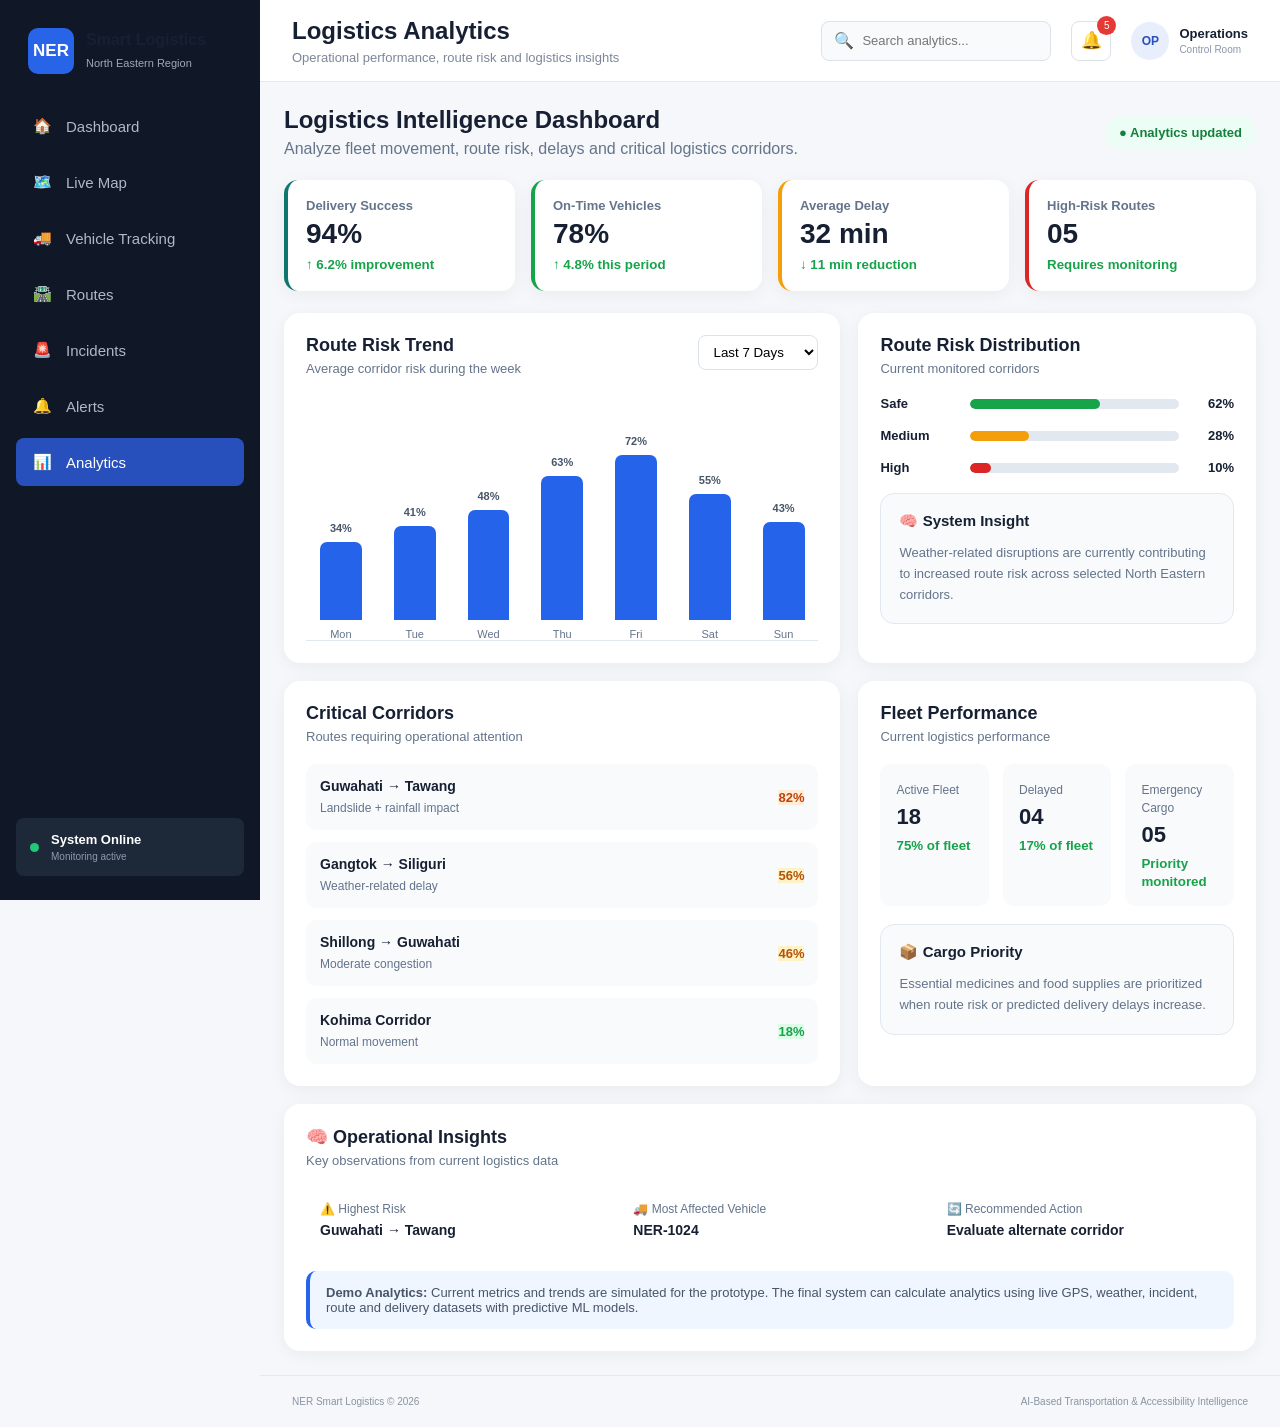
<file: pages/analytics.html>
<!DOCTYPE html>
<html lang="en">

<head>
    <meta charset="UTF-8">
    <meta name="viewport" content="width=device-width, initial-scale=1.0">

    <title>Analytics | NER Smart Logistics</title>

    <link rel="stylesheet" href="../style.css">

    <style>

        .analytics-page {
            padding: 24px;
        }

        .analytics-intro {
            display: flex;
            justify-content: space-between;
            align-items: center;
            margin-bottom: 22px;
        }

        .analytics-intro h2 {
            margin: 0 0 6px;
        }

        .analytics-intro p {
            margin: 0;
            color: #64748b;
        }

        .analytics-status {
            background: #ecfdf5;
            color: #15803d;
            padding: 9px 14px;
            border-radius: 20px;
            font-size: 13px;
            font-weight: 700;
        }

        /* KPI */

        .analytics-kpis {
            display: grid;
            grid-template-columns: repeat(4, 1fr);
            gap: 16px;
            margin-bottom: 22px;
        }

        .kpi-card {
            background: white;
            border-radius: 14px;
            padding: 18px;
            box-shadow: 0 4px 18px rgba(15, 23, 42, 0.05);
            border-left: 4px solid #2563eb;
        }

        .kpi-card:nth-child(1) {
            border-left-color: #0f766e;
        }

        .kpi-card:nth-child(2) {
            border-left-color: #16a34a;
        }

        .kpi-card:nth-child(3) {
            border-left-color: #f59e0b;
        }

        .kpi-card:nth-child(4) {
            border-left-color: #dc2626;
        }

        .kpi-card span {
            display: block;
            color: #64748b;
            font-size: 13px;
            font-weight: 600;
        }

        .kpi-card strong {
            display: block;
            font-size: 28px;
            margin: 5px 0;
        }

        .kpi-card small {
            color: #16a34a;
            font-weight: 600;
        }

        /* GRID */

        .analytics-grid {
            display: grid;
            grid-template-columns: 1.4fr 1fr;
            gap: 18px;
            margin-bottom: 18px;
        }

        .analytics-panel {
            background: white;
            border-radius: 16px;
            padding: 22px;
            box-shadow: 0 4px 18px rgba(15, 23, 42, 0.05);
        }

        .panel-header {
            display: flex;
            justify-content: space-between;
            align-items: flex-start;
            margin-bottom: 20px;
        }

        .panel-header h2 {
            margin: 0 0 5px;
            font-size: 18px;
        }

        .panel-header p {
            margin: 0;
            color: #64748b;
            font-size: 13px;
        }

        .period-select {
            border: 1px solid #dbe2ea;
            padding: 8px 10px;
            border-radius: 8px;
            background: white;
        }

        /* CHART */

        .chart-area {
            height: 245px;
            display: flex;
            align-items: flex-end;
            gap: 14px;
            padding: 15px 5px 0;
            border-bottom: 1px solid #e2e8f0;
        }

        .chart-column {
            flex: 1;
            height: 100%;
            display: flex;
            flex-direction: column;
            justify-content: flex-end;
            align-items: center;
            gap: 8px;
        }

        .chart-value {
            font-size: 11px;
            font-weight: 700;
            color: #475569;
        }

        .chart-bar {
            width: 42px;
            max-width: 70%;
            background: #2563eb;
            border-radius: 7px 7px 0 0;
            transition: 0.3s;
        }

        .chart-bar:hover {
            opacity: 0.75;
        }

        .chart-label {
            font-size: 11px;
            color: #64748b;
        }

        /* RISK */

        .risk-distribution {
            display: flex;
            flex-direction: column;
            gap: 17px;
        }

        .risk-row {
            display: grid;
            grid-template-columns: 80px 1fr 45px;
            align-items: center;
            gap: 10px;
        }

        .risk-row span {
            font-size: 13px;
            font-weight: 600;
        }

        .distribution-bar {
            height: 10px;
            background: #e2e8f0;
            border-radius: 20px;
            overflow: hidden;
        }

        .distribution-fill {
            height: 100%;
            border-radius: 20px;
        }

        .safe-fill {
            width: 62%;
            background: #16a34a;
        }

        .medium-fill {
            width: 28%;
            background: #f59e0b;
        }

        .high-fill {
            width: 10%;
            background: #dc2626;
        }

        .risk-row strong {
            font-size: 13px;
            text-align: right;
        }

        /* CORRIDORS */

        .corridor-list {
            display: flex;
            flex-direction: column;
            gap: 12px;
        }

        .corridor-item {
            display: flex;
            justify-content: space-between;
            align-items: center;
            padding: 14px;
            background: #f8fafc;
            border-radius: 10px;
        }

        .corridor-info strong {
            display: block;
            font-size: 14px;
            margin-bottom: 4px;
        }

        .corridor-info span {
            color: #64748b;
            font-size: 12px;
        }

        .corridor-risk {
            font-size: 13px;
            font-weight: 800;
        }

        .risk-low {
            color: #16a34a;
        }

        .risk-medium {
            color: #d97706;
        }

        .risk-high {
            color: #dc2626;
        }

        /* PERFORMANCE */

        .performance-grid {
            display: grid;
            grid-template-columns: repeat(3, 1fr);
            gap: 14px;
        }

        .performance-card {
            background: #f8fafc;
            border-radius: 11px;
            padding: 16px;
        }

        .performance-card span {
            color: #64748b;
            font-size: 12px;
        }

        .performance-card strong {
            display: block;
            font-size: 22px;
            margin: 6px 0;
        }

        .performance-card small {
            color: #16a34a;
            font-weight: 700;
        }

        /* INSIGHT */

        .insight-panel {
            margin-top: 18px;
            background: #f8fafc;
            border: 1px solid #e2e8f0;
            border-radius: 14px;
            padding: 18px;
        }

        .insight-panel h3 {
            margin: 0 0 13px;
            font-size: 15px;
        }

        .insight-list {
            display: grid;
            grid-template-columns: repeat(3, 1fr);
            gap: 12px;
        }

        .insight-item {
            background: white;
            border-radius: 10px;
            padding: 14px;
        }

        .insight-item span {
            display: block;
            color: #64748b;
            font-size: 12px;
            margin-bottom: 5px;
        }

        .insight-item strong {
            font-size: 14px;
        }

        .analytics-disclaimer {
            margin-top: 18px;
            background: #eff6ff;
            border-left: 4px solid #2563eb;
            border-radius: 10px;
            padding: 14px 16px;
            color: #475569;
            font-size: 13px;
        }

        @media (max-width: 950px) {

            .analytics-kpis {
                grid-template-columns: repeat(2, 1fr);
            }

            .analytics-grid {
                grid-template-columns: 1fr;
            }

            .insight-list {
                grid-template-columns: 1fr;
            }
        }

        @media (max-width: 650px) {

            .analytics-kpis {
                grid-template-columns: 1fr;
            }

            .analytics-intro {
                flex-direction: column;
                align-items: flex-start;
                gap: 12px;
            }

            .performance-grid {
                grid-template-columns: 1fr;
            }

            .chart-area {
                gap: 6px;
            }

            .chart-bar {
                width: 25px;
            }
        }

    </style>
</head>


<body>


    <!-- SIDEBAR -->

    <aside class="sidebar">

        <div class="logo">

            <div class="logo-icon">
                NER
            </div>

            <div>
                <h2>Smart Logistics</h2>
                <span>North Eastern Region</span>
            </div>

        </div>


        <nav class="sidebar-nav">

            <a href="../index.html" class="nav-item">
                <span>🏠</span>
                <span>Dashboard</span>
            </a>

            <a href="map.html" class="nav-item">
                <span>🗺️</span>
                <span>Live Map</span>
            </a>

            <a href="vehicles.html" class="nav-item">
                <span>🚚</span>
                <span>Vehicle Tracking</span>
            </a>

            <a href="routes.html" class="nav-item">
                <span>🛣️</span>
                <span>Routes</span>
            </a>

            <a href="incidents.html" class="nav-item">
                <span>🚨</span>
                <span>Incidents</span>
            </a>

            <a href="alerts.html" class="nav-item">
                <span>🔔</span>
                <span>Alerts</span>
            </a>

            <a href="analytics.html" class="nav-item active">
                <span>📊</span>
                <span>Analytics</span>
            </a>

        </nav>


        <div class="sidebar-bottom">

            <div class="system-status">

                <span class="status-dot"></span>

                <div>
                    <strong>System Online</strong>
                    <small>Monitoring active</small>
                </div>

            </div>

        </div>

    </aside>


    <!-- MAIN -->

    <main class="main-content">


        <!-- TOPBAR -->

        <header class="topbar">

            <div>

                <h1>Logistics Analytics</h1>

                <p>
                    Operational performance, route risk and logistics insights
                </p>

            </div>


            <div class="topbar-right">

                <div class="search-box">

                    <span>🔍</span>

                    <input
                        type="text"
                        id="analyticsSearch"
                        placeholder="Search analytics..."
                    >

                </div>


                <button class="notification-btn">

                    🔔

                    <span class="notification-count">
                        5
                    </span>

                </button>


                <div class="profile">

                    <div class="profile-icon">
                        OP
                    </div>

                    <div>
                        <strong>Operations</strong>
                        <small>Control Room</small>
                    </div>

                </div>

            </div>

        </header>


        <!-- PAGE -->

        <section class="analytics-page">


            <!-- INTRO -->

            <div class="analytics-intro">

                <div>

                    <h2>
                        Logistics Intelligence Dashboard
                    </h2>

                    <p>
                        Analyze fleet movement, route risk,
                        delays and critical logistics corridors.
                    </p>

                </div>

                <span class="analytics-status">
                    ● Analytics updated
                </span>

            </div>


            <!-- KPI -->

            <div class="analytics-kpis">

                <div class="kpi-card">

                    <span>
                        Delivery Success
                    </span>

                    <strong>
                        94%
                    </strong>

                    <small>
                        ↑ 6.2% improvement
                    </small>

                </div>


                <div class="kpi-card">

                    <span>
                        On-Time Vehicles
                    </span>

                    <strong>
                        78%
                    </strong>

                    <small>
                        ↑ 4.8% this period
                    </small>

                </div>


                <div class="kpi-card">

                    <span>
                        Average Delay
                    </span>

                    <strong>
                        32 min
                    </strong>

                    <small>
                        ↓ 11 min reduction
                    </small>

                </div>


                <div class="kpi-card">

                    <span>
                        High-Risk Routes
                    </span>

                    <strong>
                        05
                    </strong>

                    <small>
                        Requires monitoring
                    </small>

                </div>

            </div>


            <!-- CHART + RISK -->

            <div class="analytics-grid">


                <!-- ROUTE RISK TREND -->

                <div class="analytics-panel">

                    <div class="panel-header">

                        <div>

                            <h2>
                                Route Risk Trend
                            </h2>

                            <p>
                                Average corridor risk during the week
                            </p>

                        </div>


                        <select class="period-select">

                            <option>
                                Last 7 Days
                            </option>

                            <option>
                                Last 30 Days
                            </option>

                        </select>

                    </div>


                    <div class="chart-area">

                        <div class="chart-column">

                            <span class="chart-value">34%</span>

                            <div
                                class="chart-bar"
                                style="height:34%;"
                            ></div>

                            <span class="chart-label">Mon</span>

                        </div>


                        <div class="chart-column">

                            <span class="chart-value">41%</span>

                            <div
                                class="chart-bar"
                                style="height:41%;"
                            ></div>

                            <span class="chart-label">Tue</span>

                        </div>


                        <div class="chart-column">

                            <span class="chart-value">48%</span>

                            <div
                                class="chart-bar"
                                style="height:48%;"
                            ></div>

                            <span class="chart-label">Wed</span>

                        </div>


                        <div class="chart-column">

                            <span class="chart-value">63%</span>

                            <div
                                class="chart-bar"
                                style="height:63%;"
                            ></div>

                            <span class="chart-label">Thu</span>

                        </div>


                        <div class="chart-column">

                            <span class="chart-value">72%</span>

                            <div
                                class="chart-bar"
                                style="height:72%;"
                            ></div>

                            <span class="chart-label">Fri</span>

                        </div>


                        <div class="chart-column">

                            <span class="chart-value">55%</span>

                            <div
                                class="chart-bar"
                                style="height:55%;"
                            ></div>

                            <span class="chart-label">Sat</span>

                        </div>


                        <div class="chart-column">

                            <span class="chart-value">43%</span>

                            <div
                                class="chart-bar"
                                style="height:43%;"
                            ></div>

                            <span class="chart-label">Sun</span>

                        </div>

                    </div>

                </div>


                <!-- RISK DISTRIBUTION -->

                <div class="analytics-panel">

                    <div class="panel-header">

                        <div>

                            <h2>
                                Route Risk Distribution
                            </h2>

                            <p>
                                Current monitored corridors
                            </p>

                        </div>

                    </div>


                    <div class="risk-distribution">

                        <div class="risk-row">

                            <span>Safe</span>

                            <div class="distribution-bar">

                                <div class="distribution-fill safe-fill"></div>

                            </div>

                            <strong>62%</strong>

                        </div>


                        <div class="risk-row">

                            <span>Medium</span>

                            <div class="distribution-bar">

                                <div class="distribution-fill medium-fill"></div>

                            </div>

                            <strong>28%</strong>

                        </div>


                        <div class="risk-row">

                            <span>High</span>

                            <div class="distribution-bar">

                                <div class="distribution-fill high-fill"></div>

                            </div>

                            <strong>10%</strong>

                        </div>

                    </div>


                    <div class="insight-panel">

                        <h3>
                            🧠 System Insight
                        </h3>

                        <p style="margin:0;color:#64748b;font-size:13px;line-height:1.6;">

                            Weather-related disruptions are currently
                            contributing to increased route risk across
                            selected North Eastern corridors.

                        </p>

                    </div>

                </div>

            </div>


            <!-- CORRIDORS + PERFORMANCE -->

            <div class="analytics-grid">


                <!-- CRITICAL CORRIDORS -->

                <div class="analytics-panel">

                    <div class="panel-header">

                        <div>

                            <h2>
                                Critical Corridors
                            </h2>

                            <p>
                                Routes requiring operational attention
                            </p>

                        </div>

                    </div>


                    <div class="corridor-list">


                        <div class="corridor-item">

                            <div class="corridor-info">

                                <strong>
                                    Guwahati → Tawang
                                </strong>

                                <span>
                                    Landslide + rainfall impact
                                </span>

                            </div>

                            <span class="corridor-risk risk-high">
                                82%
                            </span>

                        </div>


                        <div class="corridor-item">

                            <div class="corridor-info">

                                <strong>
                                    Gangtok → Siliguri
                                </strong>

                                <span>
                                    Weather-related delay
                                </span>

                            </div>

                            <span class="corridor-risk risk-medium">
                                56%
                            </span>

                        </div>


                        <div class="corridor-item">

                            <div class="corridor-info">

                                <strong>
                                    Shillong → Guwahati
                                </strong>

                                <span>
                                    Moderate congestion
                                </span>

                            </div>

                            <span class="corridor-risk risk-medium">
                                46%
                            </span>

                        </div>


                        <div class="corridor-item">

                            <div class="corridor-info">

                                <strong>
                                    Kohima Corridor
                                </strong>

                                <span>
                                    Normal movement
                                </span>

                            </div>

                            <span class="corridor-risk risk-low">
                                18%
                            </span>

                        </div>

                    </div>

                </div>


                <!-- FLEET PERFORMANCE -->

                <div class="analytics-panel">

                    <div class="panel-header">

                        <div>

                            <h2>
                                Fleet Performance
                            </h2>

                            <p>
                                Current logistics performance
                            </p>

                        </div>

                    </div>


                    <div class="performance-grid">

                        <div class="performance-card">

                            <span>
                                Active Fleet
                            </span>

                            <strong>
                                18
                            </strong>

                            <small>
                                75% of fleet
                            </small>

                        </div>


                        <div class="performance-card">

                            <span>
                                Delayed
                            </span>

                            <strong>
                                04
                            </strong>

                            <small>
                                17% of fleet
                            </small>

                        </div>


                        <div class="performance-card">

                            <span>
                                Emergency Cargo
                            </span>

                            <strong>
                                05
                            </strong>

                            <small>
                                Priority monitored
                            </small>

                        </div>

                    </div>


                    <div class="insight-panel">

                        <h3>
                            📦 Cargo Priority
                        </h3>

                        <p style="margin:0;color:#64748b;font-size:13px;line-height:1.6;">

                            Essential medicines and food supplies
                            are prioritized when route risk or
                            predicted delivery delays increase.

                        </p>

                    </div>

                </div>

            </div>


            <!-- OPERATIONAL INSIGHTS -->

            <div class="analytics-panel">

                <div class="panel-header">

                    <div>

                        <h2>
                            🧠 Operational Insights
                        </h2>

                        <p>
                            Key observations from current logistics data
                        </p>

                    </div>

                </div>


                <div class="insight-list">

                    <div class="insight-item">

                        <span>
                            ⚠️ Highest Risk
                        </span>

                        <strong>
                            Guwahati → Tawang
                        </strong>

                    </div>


                    <div class="insight-item">

                        <span>
                            🚚 Most Affected Vehicle
                        </span>

                        <strong>
                            NER-1024
                        </strong>

                    </div>


                    <div class="insight-item">

                        <span>
                            🔄 Recommended Action
                        </span>

                        <strong>
                            Evaluate alternate corridor
                        </strong>

                    </div>

                </div>


                <div class="analytics-disclaimer">

                    <strong>Demo Analytics:</strong>

                    Current metrics and trends are simulated for the
                    prototype. The final system can calculate analytics
                    using live GPS, weather, incident, route and delivery
                    datasets with predictive ML models.

                </div>

            </div>


        </section>


        <!-- FOOTER -->

        <footer>

            <p>
                NER Smart Logistics © 2026
            </p>

            <p>
                AI-Based Transportation & Accessibility Intelligence
            </p>

        </footer>


    </main>

</body>

</html>
</file>
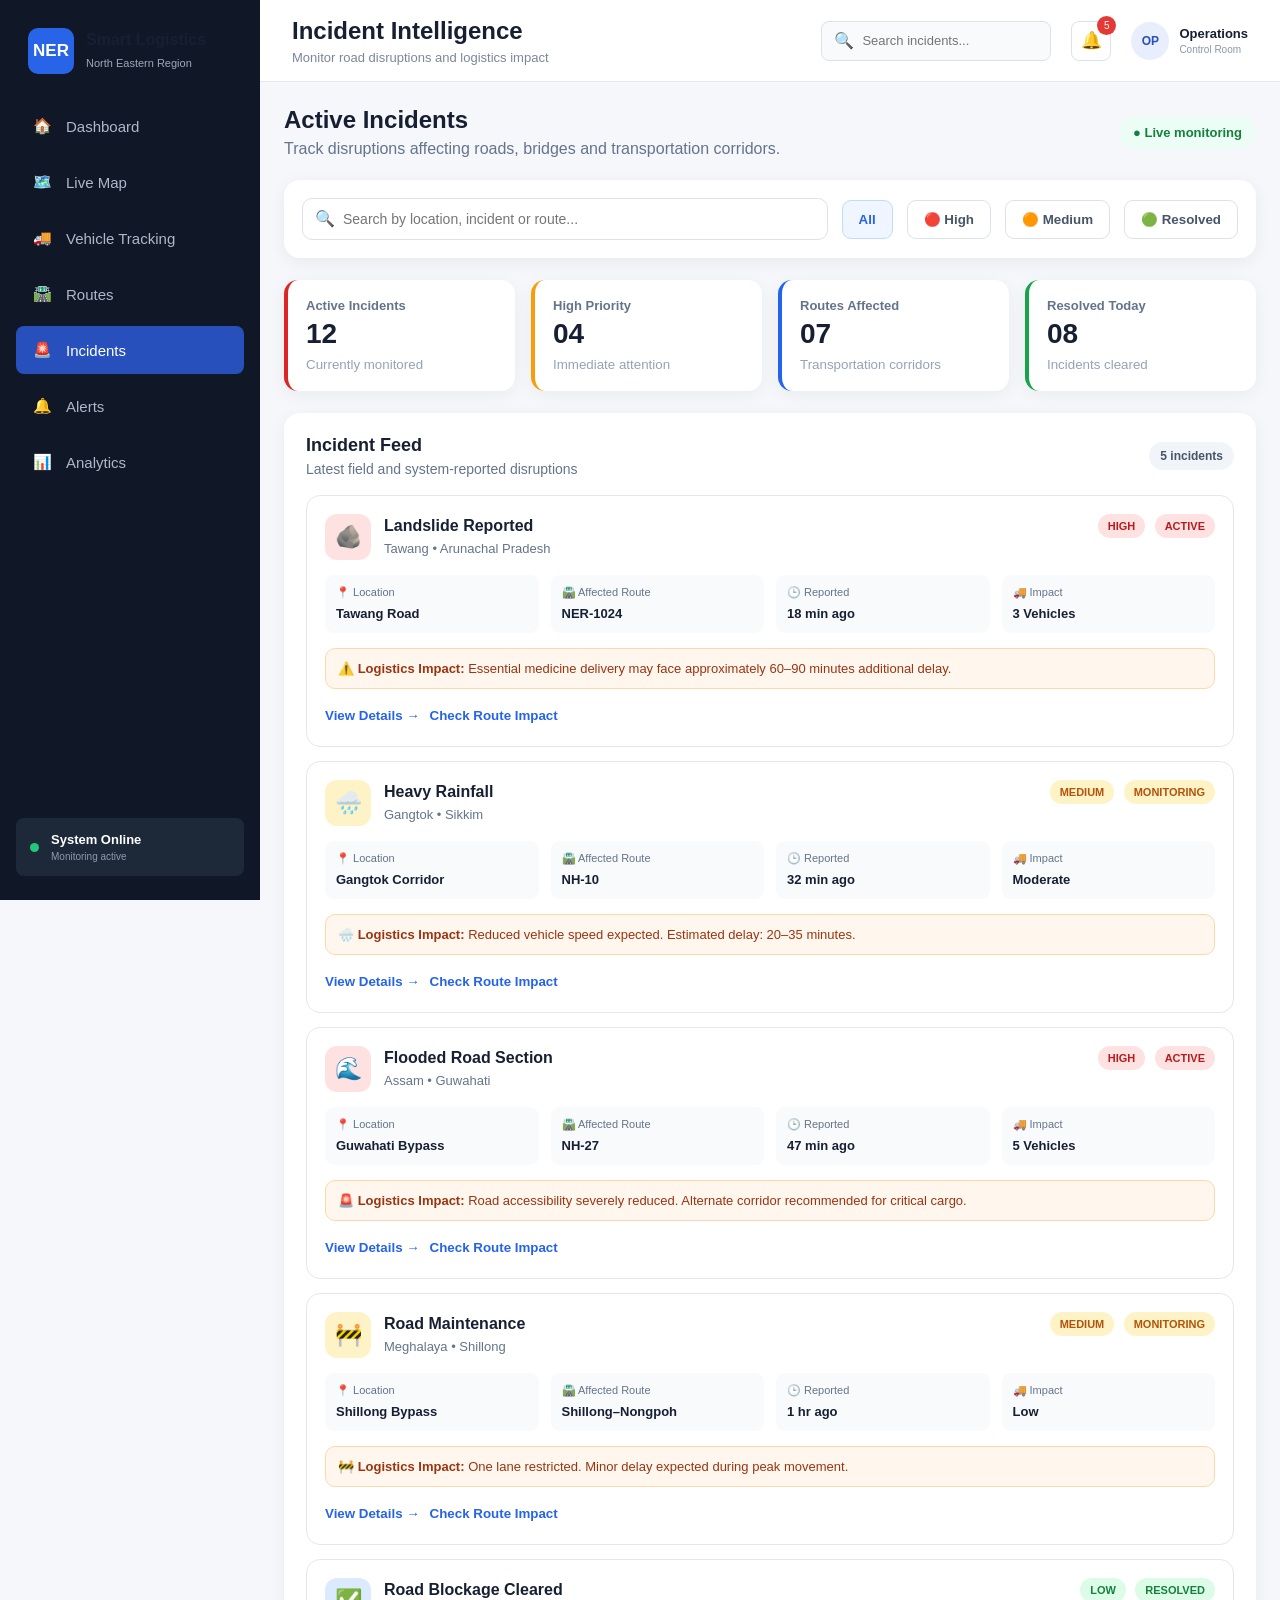
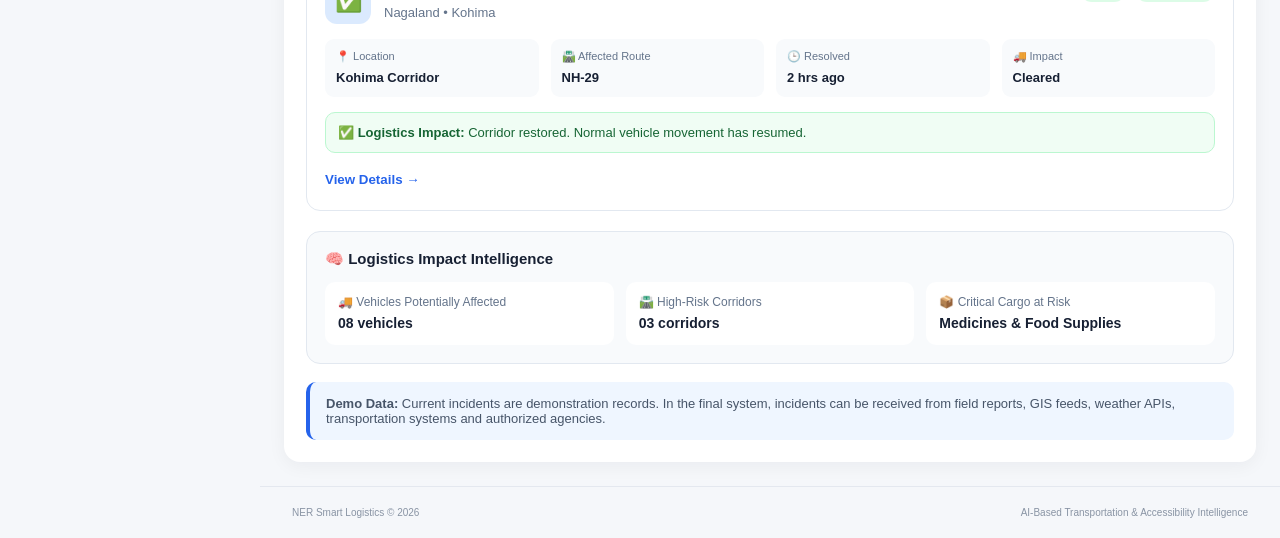
<file: pages/incidents.html>
<!DOCTYPE html>
<html lang="en">

<head>
    <meta charset="UTF-8">
    <meta name="viewport" content="width=device-width, initial-scale=1.0">
    <title>Incidents | NER Smart Logistics</title>

    <link rel="stylesheet" href="../style.css">

    <style>
        .incidents-page {
            padding: 24px;
        }

        .incident-intro {
            display: flex;
            justify-content: space-between;
            align-items: center;
            margin-bottom: 22px;
        }

        .incident-intro h2 {
            margin: 0 0 6px;
        }

        .incident-intro p {
            margin: 0;
            color: #64748b;
        }

        .incident-status {
            background: #ecfdf5;
            color: #15803d;
            padding: 9px 14px;
            border-radius: 20px;
            font-size: 13px;
            font-weight: 700;
        }

        .incident-filter-panel {
            background: white;
            border-radius: 16px;
            padding: 18px;
            display: flex;
            gap: 14px;
            align-items: center;
            margin-bottom: 22px;
            box-shadow: 0 4px 18px rgba(15, 23, 42, 0.06);
        }

        .incident-search {
            flex: 1;
            position: relative;
        }

        .incident-search span {
            position: absolute;
            left: 13px;
            top: 11px;
        }

        .incident-search input {
            width: 100%;
            box-sizing: border-box;
            padding: 12px 14px 12px 40px;
            border: 1px solid #dbe2ea;
            border-radius: 10px;
            outline: none;
            font-size: 14px;
        }

        .incident-search input:focus {
            border-color: #2563eb;
        }

        .filter-btn {
            border: 1px solid #dbe2ea;
            background: white;
            padding: 11px 16px;
            border-radius: 9px;
            cursor: pointer;
            font-weight: 700;
            color: #475569;
        }

        .filter-btn.active {
            background: #eff6ff;
            color: #2563eb;
            border-color: #bfdbfe;
        }

        .incident-summary {
            display: grid;
            grid-template-columns: repeat(4, 1fr);
            gap: 16px;
            margin-bottom: 22px;
        }

        .incident-summary-card {
            background: white;
            border-radius: 14px;
            padding: 18px;
            box-shadow: 0 4px 18px rgba(15, 23, 42, 0.05);
            border-left: 4px solid #2563eb;
        }

        .incident-summary-card:nth-child(1) {
            border-left-color: #dc2626;
        }

        .incident-summary-card:nth-child(2) {
            border-left-color: #f59e0b;
        }

        .incident-summary-card:nth-child(3) {
            border-left-color: #2563eb;
        }

        .incident-summary-card:nth-child(4) {
            border-left-color: #16a34a;
        }

        .incident-summary-card span {
            display: block;
            color: #64748b;
            font-size: 13px;
            font-weight: 600;
        }

        .incident-summary-card strong {
            display: block;
            font-size: 28px;
            margin: 5px 0;
        }

        .incident-summary-card small {
            color: #94a3b8;
        }

        .incident-panel {
            background: white;
            border-radius: 16px;
            padding: 22px;
            box-shadow: 0 4px 18px rgba(15, 23, 42, 0.05);
        }

        .panel-header {
            display: flex;
            justify-content: space-between;
            align-items: center;
            margin-bottom: 18px;
        }

        .panel-header h2 {
            margin: 0 0 5px;
        }

        .panel-header p {
            margin: 0;
            color: #64748b;
            font-size: 14px;
        }

        .incident-count {
            background: #f1f5f9;
            color: #475569;
            padding: 7px 11px;
            border-radius: 20px;
            font-size: 12px;
            font-weight: 700;
        }

        .incident-card {
            border: 1px solid #e2e8f0;
            border-radius: 14px;
            padding: 18px;
            margin-bottom: 14px;
            transition: 0.2s;
        }

        .incident-card:hover {
            transform: translateY(-2px);
            box-shadow: 0 8px 22px rgba(15, 23, 42, 0.07);
        }

        .incident-card-top {
            display: flex;
            justify-content: space-between;
            align-items: flex-start;
            margin-bottom: 15px;
        }

        .incident-title {
            display: flex;
            gap: 13px;
            align-items: center;
        }

        .incident-icon {
            width: 46px;
            height: 46px;
            border-radius: 12px;
            display: flex;
            align-items: center;
            justify-content: center;
            font-size: 22px;
            background: #fee2e2;
        }

        .incident-icon.warning {
            background: #fef3c7;
        }

        .incident-icon.info {
            background: #dbeafe;
        }

        .incident-title h3 {
            margin: 0 0 4px;
            font-size: 16px;
        }

        .incident-title span {
            color: #64748b;
            font-size: 13px;
        }

        .severity-badge,
        .incident-state {
            padding: 6px 10px;
            border-radius: 20px;
            font-size: 11px;
            font-weight: 800;
            display: inline-block;
            margin-left: 5px;
        }

        .severity-high,
        .state-active {
            background: #fee2e2;
            color: #b91c1c;
        }

        .severity-medium,
        .state-monitoring {
            background: #fef3c7;
            color: #b45309;
        }

        .severity-low,
        .state-resolved {
            background: #dcfce7;
            color: #15803d;
        }

        .incident-details {
            display: grid;
            grid-template-columns: repeat(4, 1fr);
            gap: 12px;
            margin-bottom: 15px;
        }

        .incident-detail {
            background: #f8fafc;
            padding: 11px;
            border-radius: 9px;
        }

        .incident-detail span {
            display: block;
            color: #64748b;
            font-size: 11px;
            margin-bottom: 5px;
        }

        .incident-detail strong {
            font-size: 13px;
        }

        .incident-impact {
            background: #fff7ed;
            border: 1px solid #fed7aa;
            color: #9a3412;
            border-radius: 10px;
            padding: 12px;
            font-size: 13px;
            margin-bottom: 14px;
        }

        .incident-impact.safe {
            background: #f0fdf4;
            border-color: #bbf7d0;
            color: #166534;
        }

        .incident-actions {
            display: flex;
            gap: 10px;
        }

        .incident-action-btn {
            border: none;
            background: transparent;
            color: #2563eb;
            font-weight: 700;
            cursor: pointer;
            padding: 5px 0;
        }

        .incident-action-btn:hover {
            text-decoration: underline;
        }

        .incident-intelligence {
            margin-top: 20px;
            background: #f8fafc;
            border: 1px solid #e2e8f0;
            border-radius: 14px;
            padding: 18px;
        }

        .incident-intelligence h3 {
            margin: 0 0 14px;
            font-size: 15px;
        }

        .intel-grid {
            display: grid;
            grid-template-columns: repeat(3, 1fr);
            gap: 12px;
        }

        .intel-box {
            background: white;
            padding: 13px;
            border-radius: 10px;
        }

        .intel-box span {
            display: block;
            color: #64748b;
            font-size: 12px;
            margin-bottom: 5px;
        }

        .intel-box strong {
            font-size: 14px;
        }

        .incident-disclaimer {
            margin-top: 18px;
            background: #eff6ff;
            border-left: 4px solid #2563eb;
            border-radius: 10px;
            padding: 14px 16px;
            color: #475569;
            font-size: 13px;
        }

        @media (max-width: 900px) {
            .incident-summary {
                grid-template-columns: repeat(2, 1fr);
            }

            .incident-details {
                grid-template-columns: repeat(2, 1fr);
            }

            .intel-grid {
                grid-template-columns: 1fr;
            }
        }

        @media (max-width: 650px) {
            .incident-filter-panel {
                flex-direction: column;
                align-items: stretch;
            }

            .incident-summary,
            .incident-details {
                grid-template-columns: 1fr;
            }

            .incident-card-top {
                flex-direction: column;
                gap: 10px;
            }
        }
    </style>
</head>

<body>

    <!-- SIDEBAR -->
    <aside class="sidebar">

        <div class="logo">
            <div class="logo-icon">NER</div>

            <div>
                <h2>Smart Logistics</h2>
                <span>North Eastern Region</span>
            </div>
        </div>

        <!-- ALL NAVIGATION LINKS FIXED -->
        <nav class="sidebar-nav">

            <a href="../index.html" class="nav-item">
                <span>🏠</span>
                <span>Dashboard</span>
            </a>

            <a href="map.html" class="nav-item">
                <span>🗺️</span>
                <span>Live Map</span>
            </a>

            <a href="vehicles.html" class="nav-item">
                <span>🚚</span>
                <span>Vehicle Tracking</span>
            </a>

            <a href="routes.html" class="nav-item">
                <span>🛣️</span>
                <span>Routes</span>
            </a>

            <a href="incidents.html" class="nav-item active">
                <span>🚨</span>
                <span>Incidents</span>
            </a>

            <a href="alerts.html" class="nav-item">
                <span>🔔</span>
                <span>Alerts</span>
            </a>

            <a href="analytics.html" class="nav-item">
                <span>📊</span>
                <span>Analytics</span>
            </a>

        </nav>

        <div class="sidebar-bottom">
            <div class="system-status">
                <span class="status-dot"></span>

                <div>
                    <strong>System Online</strong>
                    <small>Monitoring active</small>
                </div>
            </div>
        </div>

    </aside>


    <!-- MAIN -->
    <main class="main-content">

        <!-- TOPBAR -->
        <header class="topbar">

            <div>
                <h1>Incident Intelligence</h1>
                <p>Monitor road disruptions and logistics impact</p>
            </div>

            <div class="topbar-right">

                <div class="search-box">
                    <span>🔍</span>
                    <input
                        type="text"
                        id="globalSearch"
                        placeholder="Search incidents..."
                    >
                </div>

                <button class="notification-btn">
                    🔔
                    <span class="notification-count">5</span>
                </button>

                <div class="profile">

                    <div class="profile-icon">
                        OP
                    </div>

                    <div>
                        <strong>Operations</strong>
                        <small>Control Room</small>
                    </div>

                </div>

            </div>

        </header>


        <!-- PAGE -->
        <section class="incidents-page">

            <!-- INTRO -->
            <div class="incident-intro">

                <div>
                    <h2>Active Incidents</h2>

                    <p>
                        Track disruptions affecting roads,
                        bridges and transportation corridors.
                    </p>
                </div>

                <span class="incident-status">
                    ● Live monitoring
                </span>

            </div>


            <!-- FILTER -->
            <div class="incident-filter-panel">

                <div class="incident-search">
                    <span>🔍</span>

                    <input
                        type="text"
                        id="incidentSearch"
                        placeholder="Search by location, incident or route..."
                    >
                </div>

                <button class="filter-btn active" data-filter="all">
                    All
                </button>

                <button class="filter-btn" data-filter="high">
                    🔴 High
                </button>

                <button class="filter-btn" data-filter="medium">
                    🟠 Medium
                </button>

                <button class="filter-btn" data-filter="resolved">
                    🟢 Resolved
                </button>

            </div>


            <!-- SUMMARY -->
            <div class="incident-summary">

                <div class="incident-summary-card">
                    <span>Active Incidents</span>
                    <strong>12</strong>
                    <small>Currently monitored</small>
                </div>

                <div class="incident-summary-card">
                    <span>High Priority</span>
                    <strong>04</strong>
                    <small>Immediate attention</small>
                </div>

                <div class="incident-summary-card">
                    <span>Routes Affected</span>
                    <strong>07</strong>
                    <small>Transportation corridors</small>
                </div>

                <div class="incident-summary-card">
                    <span>Resolved Today</span>
                    <strong>08</strong>
                    <small>Incidents cleared</small>
                </div>

            </div>


            <!-- INCIDENT PANEL -->
            <div class="incident-panel">

                <div class="panel-header">

                    <div>
                        <h2>Incident Feed</h2>

                        <p>
                            Latest field and system-reported disruptions
                        </p>
                    </div>

                    <span class="incident-count" id="incidentCount">
                        5 incidents
                    </span>

                </div>


                <!-- INCIDENT 1 -->
                <div class="incident-card" data-severity="high">

                    <div class="incident-card-top">

                        <div class="incident-title">

                            <div class="incident-icon">
                                🪨
                            </div>

                            <div>
                                <h3>Landslide Reported</h3>
                                <span>Tawang • Arunachal Pradesh</span>
                            </div>

                        </div>

                        <div>
                            <span class="severity-badge severity-high">
                                HIGH
                            </span>

                            <span class="incident-state state-active">
                                ACTIVE
                            </span>
                        </div>

                    </div>


                    <div class="incident-details">

                        <div class="incident-detail">
                            <span>📍 Location</span>
                            <strong>Tawang Road</strong>
                        </div>

                        <div class="incident-detail">
                            <span>🛣️ Affected Route</span>
                            <strong>NER-1024</strong>
                        </div>

                        <div class="incident-detail">
                            <span>🕒 Reported</span>
                            <strong>18 min ago</strong>
                        </div>

                        <div class="incident-detail">
                            <span>🚚 Impact</span>
                            <strong>3 Vehicles</strong>
                        </div>

                    </div>


                    <div class="incident-impact">
                        ⚠️
                        <strong>Logistics Impact:</strong>
                        Essential medicine delivery may face
                        approximately 60–90 minutes additional delay.
                    </div>


                    <div class="incident-actions">

                        <button
                            class="incident-action-btn"
                            onclick="viewIncident('Tawang Landslide')"
                        >
                            View Details →
                        </button>

                        <button
                            class="incident-action-btn"
                            onclick="routeImpact('Tawang')"
                        >
                            Check Route Impact
                        </button>

                    </div>

                </div>


                <!-- INCIDENT 2 -->
                <div class="incident-card" data-severity="medium">

                    <div class="incident-card-top">

                        <div class="incident-title">

                            <div class="incident-icon warning">
                                🌧️
                            </div>

                            <div>
                                <h3>Heavy Rainfall</h3>
                                <span>Gangtok • Sikkim</span>
                            </div>

                        </div>

                        <div>
                            <span class="severity-badge severity-medium">
                                MEDIUM
                            </span>

                            <span class="incident-state state-monitoring">
                                MONITORING
                            </span>
                        </div>

                    </div>


                    <div class="incident-details">

                        <div class="incident-detail">
                            <span>📍 Location</span>
                            <strong>Gangtok Corridor</strong>
                        </div>

                        <div class="incident-detail">
                            <span>🛣️ Affected Route</span>
                            <strong>NH-10</strong>
                        </div>

                        <div class="incident-detail">
                            <span>🕒 Reported</span>
                            <strong>32 min ago</strong>
                        </div>

                        <div class="incident-detail">
                            <span>🚚 Impact</span>
                            <strong>Moderate</strong>
                        </div>

                    </div>


                    <div class="incident-impact">
                        🌧️
                        <strong>Logistics Impact:</strong>
                        Reduced vehicle speed expected.
                        Estimated delay: 20–35 minutes.
                    </div>


                    <div class="incident-actions">

                        <button
                            class="incident-action-btn"
                            onclick="viewIncident('Gangtok Rainfall')"
                        >
                            View Details →
                        </button>

                        <button
                            class="incident-action-btn"
                            onclick="routeImpact('Gangtok')"
                        >
                            Check Route Impact
                        </button>

                    </div>

                </div>


                <!-- INCIDENT 3 -->
                <div class="incident-card" data-severity="high">

                    <div class="incident-card-top">

                        <div class="incident-title">

                            <div class="incident-icon">
                                🌊
                            </div>

                            <div>
                                <h3>Flooded Road Section</h3>
                                <span>Assam • Guwahati</span>
                            </div>

                        </div>

                        <div>
                            <span class="severity-badge severity-high">
                                HIGH
                            </span>

                            <span class="incident-state state-active">
                                ACTIVE
                            </span>
                        </div>

                    </div>


                    <div class="incident-details">

                        <div class="incident-detail">
                            <span>📍 Location</span>
                            <strong>Guwahati Bypass</strong>
                        </div>

                        <div class="incident-detail">
                            <span>🛣️ Affected Route</span>
                            <strong>NH-27</strong>
                        </div>

                        <div class="incident-detail">
                            <span>🕒 Reported</span>
                            <strong>47 min ago</strong>
                        </div>

                        <div class="incident-detail">
                            <span>🚚 Impact</span>
                            <strong>5 Vehicles</strong>
                        </div>

                    </div>


                    <div class="incident-impact">
                        🚨
                        <strong>Logistics Impact:</strong>
                        Road accessibility severely reduced.
                        Alternate corridor recommended for critical cargo.
                    </div>


                    <div class="incident-actions">

                        <button
                            class="incident-action-btn"
                            onclick="viewIncident('Guwahati Flood')"
                        >
                            View Details →
                        </button>

                        <button
                            class="incident-action-btn"
                            onclick="routeImpact('Guwahati')"
                        >
                            Check Route Impact
                        </button>

                    </div>

                </div>


                <!-- INCIDENT 4 -->
                <div class="incident-card" data-severity="medium">

                    <div class="incident-card-top">

                        <div class="incident-title">

                            <div class="incident-icon warning">
                                🚧
                            </div>

                            <div>
                                <h3>Road Maintenance</h3>
                                <span>Meghalaya • Shillong</span>
                            </div>

                        </div>

                        <div>
                            <span class="severity-badge severity-medium">
                                MEDIUM
                            </span>

                            <span class="incident-state state-monitoring">
                                MONITORING
                            </span>
                        </div>

                    </div>


                    <div class="incident-details">

                        <div class="incident-detail">
                            <span>📍 Location</span>
                            <strong>Shillong Bypass</strong>
                        </div>

                        <div class="incident-detail">
                            <span>🛣️ Affected Route</span>
                            <strong>Shillong–Nongpoh</strong>
                        </div>

                        <div class="incident-detail">
                            <span>🕒 Reported</span>
                            <strong>1 hr ago</strong>
                        </div>

                        <div class="incident-detail">
                            <span>🚚 Impact</span>
                            <strong>Low</strong>
                        </div>

                    </div>


                    <div class="incident-impact">
                        🚧
                        <strong>Logistics Impact:</strong>
                        One lane restricted. Minor delay expected
                        during peak movement.
                    </div>


                    <div class="incident-actions">

                        <button
                            class="incident-action-btn"
                            onclick="viewIncident('Shillong Maintenance')"
                        >
                            View Details →
                        </button>

                        <button
                            class="incident-action-btn"
                            onclick="routeImpact('Shillong')"
                        >
                            Check Route Impact
                        </button>

                    </div>

                </div>


                <!-- INCIDENT 5 -->
                <div class="incident-card" data-severity="resolved">

                    <div class="incident-card-top">

                        <div class="incident-title">

                            <div class="incident-icon info">
                                ✅
                            </div>

                            <div>
                                <h3>Road Blockage Cleared</h3>
                                <span>Nagaland • Kohima</span>
                            </div>

                        </div>

                        <div>
                            <span class="severity-badge severity-low">
                                LOW
                            </span>

                            <span class="incident-state state-resolved">
                                RESOLVED
                            </span>
                        </div>

                    </div>


                    <div class="incident-details">

                        <div class="incident-detail">
                            <span>📍 Location</span>
                            <strong>Kohima Corridor</strong>
                        </div>

                        <div class="incident-detail">
                            <span>🛣️ Affected Route</span>
                            <strong>NH-29</strong>
                        </div>

                        <div class="incident-detail">
                            <span>🕒 Resolved</span>
                            <strong>2 hrs ago</strong>
                        </div>

                        <div class="incident-detail">
                            <span>🚚 Impact</span>
                            <strong>Cleared</strong>
                        </div>

                    </div>


                    <div class="incident-impact safe">
                        ✅
                        <strong>Logistics Impact:</strong>
                        Corridor restored. Normal vehicle movement
                        has resumed.
                    </div>


                    <div class="incident-actions">

                        <button
                            class="incident-action-btn"
                            onclick="viewIncident('Kohima Blockage')"
                        >
                            View Details →
                        </button>

                    </div>

                </div>


                <!-- INTELLIGENCE -->
                <div class="incident-intelligence">

                    <h3>
                        🧠 Logistics Impact Intelligence
                    </h3>

                    <div class="intel-grid">

                        <div class="intel-box">
                            <span>🚚 Vehicles Potentially Affected</span>
                            <strong>08 vehicles</strong>
                        </div>

                        <div class="intel-box">
                            <span>🛣️ High-Risk Corridors</span>
                            <strong>03 corridors</strong>
                        </div>

                        <div class="intel-box">
                            <span>📦 Critical Cargo at Risk</span>
                            <strong>Medicines & Food Supplies</strong>
                        </div>

                    </div>

                </div>


                <!-- DISCLAIMER -->
                <div class="incident-disclaimer">

                    <strong>Demo Data:</strong>

                    Current incidents are demonstration records.
                    In the final system, incidents can be received
                    from field reports, GIS feeds, weather APIs,
                    transportation systems and authorized agencies.

                </div>

            </div>

        </section>


        <!-- FOOTER -->
        <footer>
            <p>NER Smart Logistics © 2026</p>
            <p>AI-Based Transportation & Accessibility Intelligence</p>
        </footer>

    </main>


    <!-- JAVASCRIPT -->
    <script>

        const searchInput =
            document.getElementById("incidentSearch");

        const cards =
            document.querySelectorAll(".incident-card");

        const filterButtons =
            document.querySelectorAll(".filter-btn");

        const incidentCount =
            document.getElementById("incidentCount");


        /* SEARCH */
        searchInput.addEventListener(
            "input",
            filterIncidents
        );


        /* FILTER BUTTONS */
        filterButtons.forEach(function(button) {

            button.addEventListener(
                "click",
                function() {

                    filterButtons.forEach(function(btn) {
                        btn.classList.remove("active");
                    });

                    this.classList.add("active");

                    filterIncidents();

                }
            );

        });


        /* FILTER FUNCTION */
        function filterIncidents() {

            const searchValue =
                searchInput.value
                    .toLowerCase()
                    .trim();

            const activeFilter =
                document
                    .querySelector(".filter-btn.active")
                    .dataset.filter;

            let visibleCount = 0;


            cards.forEach(function(card) {

                const text =
                    card.innerText.toLowerCase();

                const severity =
                    card.dataset.severity;

                const matchesSearch =
                    text.includes(searchValue);

                const matchesFilter =
                    activeFilter === "all" ||
                    severity === activeFilter;


                if (matchesSearch && matchesFilter) {

                    card.style.display = "block";

                    visibleCount++;

                } else {

                    card.style.display = "none";

                }

            });


            incidentCount.textContent =
                `${visibleCount} incident${visibleCount !== 1 ? "s" : ""}`;

        }


        /* VIEW DETAILS */
        function viewIncident(name) {

            alert(
                `Incident Intelligence\n\n` +
                `${name}\n\n` +
                `✓ Location identified\n` +
                `✓ Route impact evaluated\n` +
                `✓ Vehicle impact checked\n` +
                `✓ Logistics priority assessed\n\n` +
                `Detailed field reports and live data will be connected in the backend stage.`
            );

        }


        /* ROUTE IMPACT */
        function routeImpact(location) {

            alert(
                `Route Impact Analysis\n\n` +
                `Location: ${location}\n\n` +
                `⚠️ Accessibility risk detected\n` +
                `🚚 Vehicle movement may be affected\n` +
                `🛣️ Alternate corridor should be evaluated\n\n` +
                `Live route recalculation will be connected in the backend stage.`
            );

        }

    </script>

</body>
</html>
</file>
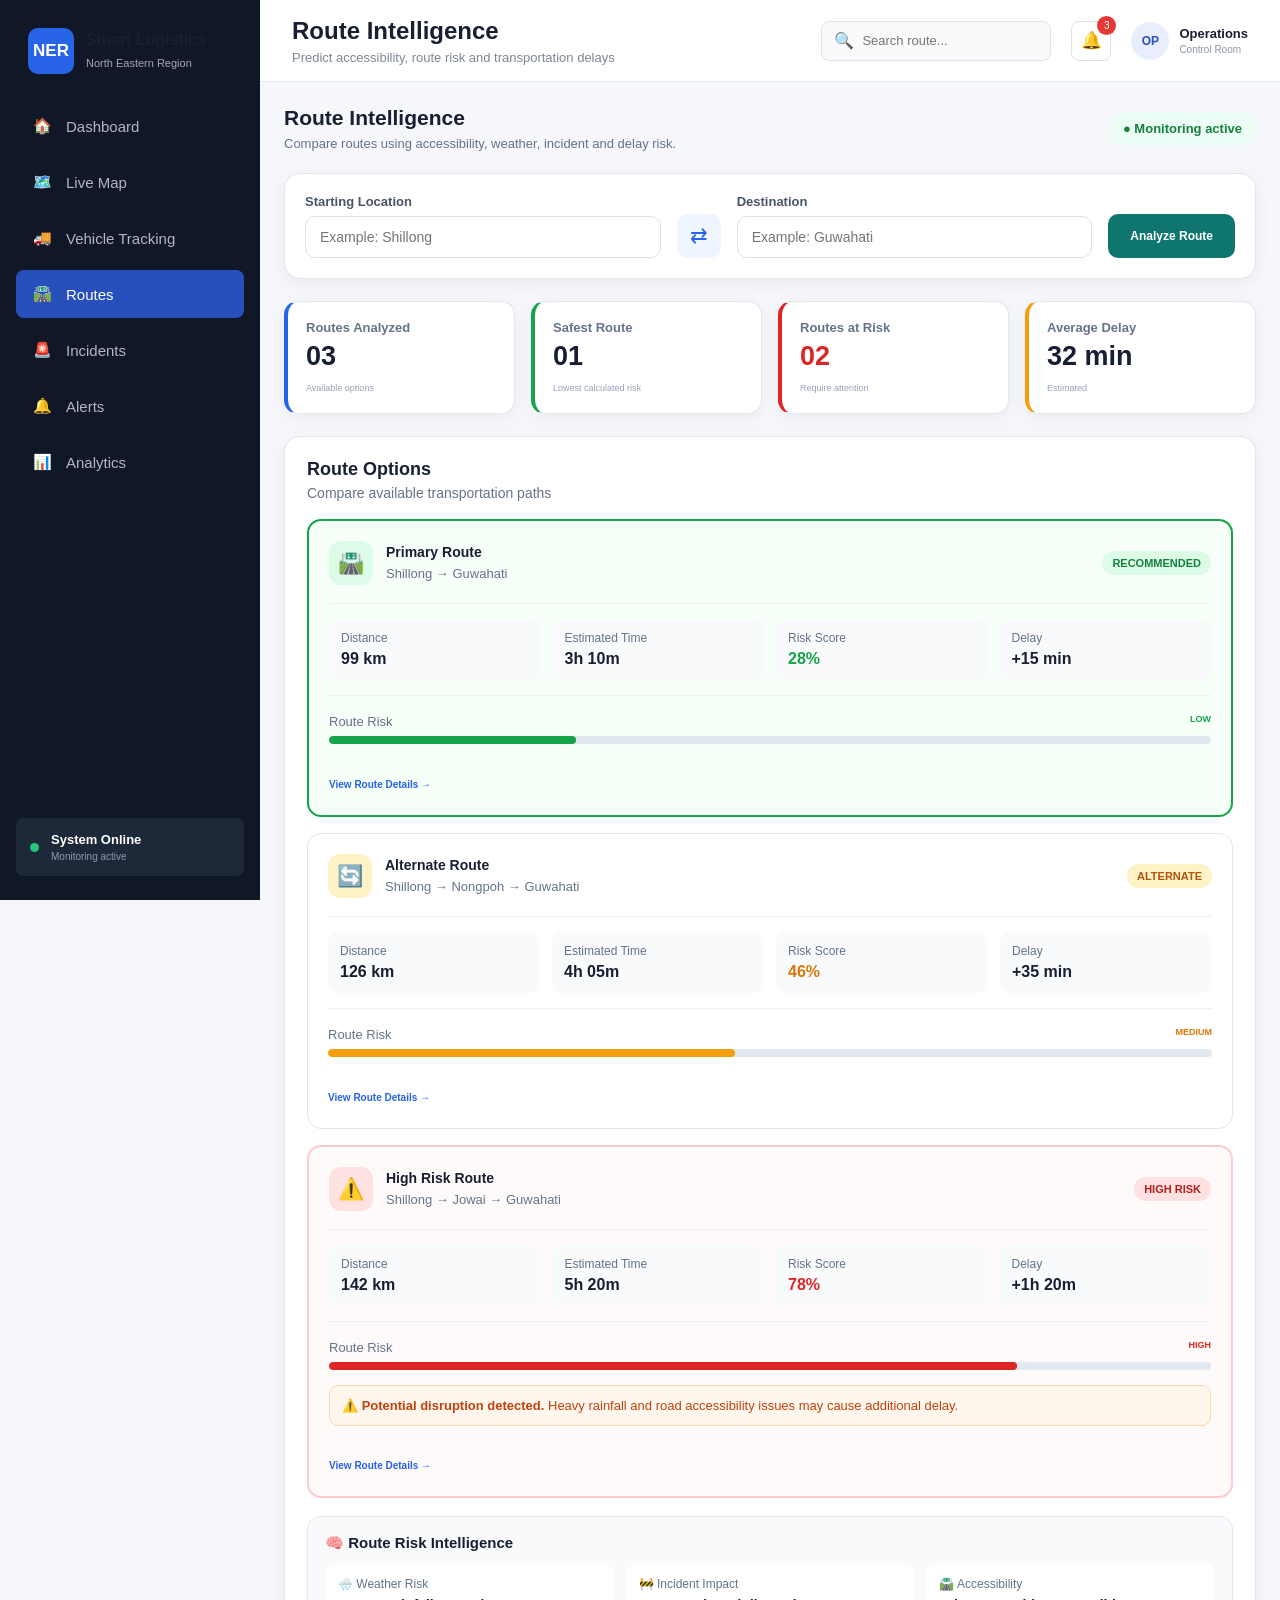
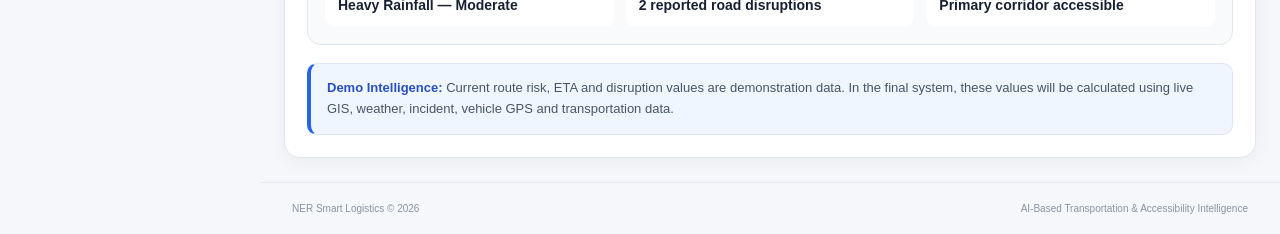
<file: pages/routes.html>
<!DOCTYPE html>
<html lang="en">

<head>
    <meta charset="UTF-8">
    <meta name="viewport" content="width=device-width, initial-scale=1.0">
    <title>Routes | NER Smart Logistics</title>

    <link rel="stylesheet" href="../style.css">

    <style>
        /* ================= ROUTE INTELLIGENCE UI ================= */

        .routes-page {
            padding: 24px;
        }

        .route-intro {
            display: flex;
            justify-content: space-between;
            align-items: center;
            margin-bottom: 22px;
        }

        .route-intro h2 {
            margin: 0 0 6px;
        }

        .route-intro p {
            margin: 0;
            color: #64748b;
        }

        .data-status {
            background: #ecfdf5;
            color: #15803d;
            padding: 9px 14px;
            border-radius: 20px;
            font-size: 13px;
            font-weight: 700;
        }

        /* Search */

        .route-search-panel {
            background: white;
            border-radius: 16px;
            padding: 20px;
            display: flex;
            align-items: end;
            gap: 16px;
            box-shadow: 0 4px 18px rgba(15, 23, 42, 0.06);
            margin-bottom: 22px;
        }

        .route-input {
            flex: 1;
        }

        .route-input label {
            display: block;
            font-size: 13px;
            font-weight: 700;
            margin-bottom: 7px;
            color: #475569;
        }

        .route-input input {
            width: 100%;
            box-sizing: border-box;
            padding: 13px 14px;
            border: 1px solid #dbe2ea;
            border-radius: 10px;
            outline: none;
            font-size: 14px;
        }

        .route-input input:focus {
            border-color: #2563eb;
            box-shadow: 0 0 0 3px rgba(37, 99, 235, 0.10);
        }

        .swap-btn {
            width: 44px;
            height: 44px;
            border: none;
            border-radius: 10px;
            background: #eff6ff;
            color: #2563eb;
            font-size: 21px;
            cursor: pointer;
        }

        .swap-btn:hover {
            background: #dbeafe;
        }

        .analyze-btn {
            height: 44px;
            padding: 0 22px;
            border: none;
            border-radius: 10px;
            background: #0f766e;
            color: white;
            font-weight: 700;
            cursor: pointer;
        }

        .analyze-btn:hover {
            background: #115e59;
        }

        /* Summary */

        .route-summary-grid {
            display: grid;
            grid-template-columns: repeat(4, 1fr);
            gap: 16px;
            margin-bottom: 22px;
        }

        .route-summary-card {
            background: white;
            border-radius: 14px;
            padding: 18px;
            box-shadow: 0 4px 18px rgba(15, 23, 42, 0.05);
            border-left: 4px solid #2563eb;
        }

        .route-summary-card:nth-child(2) {
            border-left-color: #16a34a;
        }

        .route-summary-card:nth-child(3) {
            border-left-color: #dc2626;
        }

        .route-summary-card:nth-child(4) {
            border-left-color: #f59e0b;
        }

        .route-summary-card span {
            color: #64748b;
            font-size: 13px;
            font-weight: 600;
        }

        .route-summary-card strong {
            display: block;
            font-size: 27px;
            margin: 5px 0;
        }

        .route-summary-card small {
            color: #94a3b8;
        }

        .risk-number {
            color: #dc2626;
        }

        /* Results */

        .route-results-panel {
            background: white;
            border-radius: 16px;
            padding: 22px;
            box-shadow: 0 4px 18px rgba(15, 23, 42, 0.05);
        }

        .panel-header {
            margin-bottom: 18px;
        }

        .panel-header h2 {
            margin: 0 0 5px;
        }

        .panel-header p {
            margin: 0;
            color: #64748b;
            font-size: 14px;
        }

        .route-card {
            border: 1px solid #e2e8f0;
            border-radius: 14px;
            padding: 20px;
            margin-bottom: 16px;
            transition: 0.2s;
        }

        .route-card:hover {
            transform: translateY(-2px);
            box-shadow: 0 8px 22px rgba(15, 23, 42, 0.07);
        }

        .recommended-route {
            border: 2px solid #16a34a;
            background: #f7fff9;
        }

        .high-risk-route {
            border: 2px solid #fecaca;
            background: #fffafa;
        }

        .route-card-top {
            display: flex;
            justify-content: space-between;
            align-items: center;
            margin-bottom: 18px;
        }

        .route-title {
            display: flex;
            align-items: center;
            gap: 13px;
        }

        .route-icon {
            width: 44px;
            height: 44px;
            border-radius: 12px;
            display: flex;
            align-items: center;
            justify-content: center;
            background: #dcfce7;
            font-size: 21px;
        }

        .route-icon.alternate {
            background: #fef3c7;
        }

        .route-icon.danger-route {
            background: #fee2e2;
        }

        .route-title h3 {
            margin: 0 0 4px;
        }

        .route-title span {
            color: #64748b;
            font-size: 13px;
        }

        .recommended-badge,
        .alternate-badge,
        .high-risk-badge {
            padding: 6px 10px;
            border-radius: 20px;
            font-size: 11px;
            font-weight: 800;
        }

        .recommended-badge {
            background: #dcfce7;
            color: #15803d;
        }

        .alternate-badge {
            background: #fef3c7;
            color: #b45309;
        }

        .high-risk-badge {
            background: #fee2e2;
            color: #b91c1c;
        }

        .route-details {
            display: grid;
            grid-template-columns: repeat(4, 1fr);
            gap: 12px;
            margin-bottom: 18px;
        }

        .route-details > div {
            background: #f8fafc;
            padding: 12px;
            border-radius: 9px;
        }

        .route-details span {
            display: block;
            color: #64748b;
            font-size: 12px;
            margin-bottom: 5px;
        }

        .route-details strong {
            font-size: 16px;
        }

        .low-risk {
            color: #16a34a;
        }

        .medium-risk {
            color: #d97706;
        }

        .high-risk-number {
            color: #dc2626;
        }

        /* Risk */

        .risk-bar-container {
            margin-bottom: 15px;
        }

        .risk-bar-label {
            display: flex;
            justify-content: space-between;
            margin-bottom: 7px;
            font-size: 13px;
        }

        .risk-bar-label span {
            color: #64748b;
        }

        .low-risk-text {
            color: #16a34a;
        }

        .medium-text {
            color: #d97706;
        }

        .high-text {
            color: #dc2626;
        }

        .risk-bar {
            width: 100%;
            height: 8px;
            background: #e2e8f0;
            border-radius: 20px;
            overflow: hidden;
        }

        .risk-progress {
            height: 100%;
            border-radius: 20px;
        }

        .low-progress {
            width: 28%;
            background: #16a34a;
        }

        .medium-progress {
            width: 46%;
            background: #f59e0b;
        }

        .high-progress {
            width: 78%;
            background: #dc2626;
        }

        .route-warning {
            background: #fff7ed;
            border: 1px solid #fed7aa;
            color: #c2410c;
            padding: 12px;
            border-radius: 9px;
            font-size: 13px;
            margin-bottom: 14px;
        }

        .route-view-btn {
            border: none;
            background: transparent;
            color: #2563eb;
            font-weight: 700;
            cursor: pointer;
            padding: 5px 0;
        }

        .route-view-btn:hover {
            text-decoration: underline;
        }

        /* Intelligence box */

        .intelligence-box {
            margin-top: 18px;
            background: #f8fafc;
            border: 1px solid #e2e8f0;
            border-radius: 13px;
            padding: 17px;
        }

        .intelligence-box h3 {
            margin: 0 0 12px;
            font-size: 15px;
        }

        .intel-grid {
            display: grid;
            grid-template-columns: repeat(3, 1fr);
            gap: 12px;
        }

        .intel-item {
            background: white;
            border-radius: 10px;
            padding: 13px;
        }

        .intel-item span {
            display: block;
            color: #64748b;
            font-size: 12px;
            margin-bottom: 5px;
        }

        .intel-item strong {
            font-size: 14px;
        }

        .route-disclaimer {
            margin-top: 18px;
            padding: 14px 16px;
            border-radius: 10px;
            background: #eff6ff;
            color: #475569;
            font-size: 13px;
            border-left: 4px solid #2563eb;
        }

        /* Loading */

        .analyzing {
            opacity: 0.7;
            pointer-events: none;
        }

        /* Responsive */

        @media (max-width: 900px) {
            .route-summary-grid {
                grid-template-columns: repeat(2, 1fr);
            }

            .route-details {
                grid-template-columns: repeat(2, 1fr);
            }

            .intel-grid {
                grid-template-columns: 1fr;
            }
        }

        @media (max-width: 650px) {
            .route-search-panel {
                flex-direction: column;
                align-items: stretch;
            }

            .swap-btn {
                width: 100%;
            }

            .route-summary-grid {
                grid-template-columns: 1fr;
            }

            .route-card-top {
                align-items: flex-start;
                gap: 10px;
            }
        }
    </style>
</head>

<body>

    <!-- ================= SIDEBAR ================= -->

    <aside class="sidebar">

        <div class="logo">

            <div class="logo-icon">
                NER
            </div>

            <div>
                <h2>Smart Logistics</h2>
                <span>North Eastern Region</span>
            </div>

        </div>


        <nav class="sidebar-nav">

            <a href="../index.html" class="nav-item">
                <span>🏠</span>
                <span>Dashboard</span>
            </a>

            <a href="map.html" class="nav-item">
                <span>🗺️</span>
                <span>Live Map</span>
            </a>

            <a href="vehicles.html" class="nav-item">
                <span>🚚</span>
                <span>Vehicle Tracking</span>
            </a>

            <a href="routes.html" class="nav-item active">
                <span>🛣️</span>
                <span>Routes</span>
            </a>

            <a href="incidents.html" class="nav-item">
    <span>🚨</span>
    <span>Incidents</span>
</a>

<a href="alerts.html" class="nav-item">
    <span>🔔</span>
    <span>Alerts</span>
</a>

<a href="analytics.html" class="nav-item">
    <span>📊</span>
    <span>Analytics</span>
</a>

        </nav>


        <div class="sidebar-bottom">

            <div class="system-status">

                <span class="status-dot"></span>

                <div>
                    <strong>System Online</strong>
                    <small>Monitoring active</small>
                </div>

            </div>

        </div>

    </aside>


    <!-- ================= MAIN ================= -->

    <main class="main-content">

        <!-- TOPBAR -->

        <header class="topbar">

            <div>

                <h1>Route Intelligence</h1>

                <p>
                    Predict accessibility, route risk and transportation delays
                </p>

            </div>


            <div class="topbar-right">

                <div class="search-box">

                    <span>🔍</span>

                    <input
                        type="text"
                        id="routeSearch"
                        placeholder="Search route..."
                    >

                </div>


                <button class="notification-btn">
                    🔔
                    <span class="notification-count">
                        3
                    </span>
                </button>


                <div class="profile">

                    <div class="profile-icon">
                        OP
                    </div>

                    <div>
                        <strong>Operations</strong>

                        <small>
                            Control Room
                        </small>
                    </div>

                </div>

            </div>

        </header>


        <!-- ================= ROUTE PAGE ================= -->

        <section class="routes-page">


            <!-- INTRO -->

            <div class="route-intro">

                <div>

                    <h2>Route Intelligence</h2>

                    <p>
                        Compare routes using accessibility, weather,
                        incident and delay risk.
                    </p>

                </div>

                <span class="data-status">
                    ● Monitoring active
                </span>

            </div>


            <!-- SEARCH -->

            <div class="route-search-panel">

                <div class="route-input">

                    <label>
                        Starting Location
                    </label>

                    <input
                        type="text"
                        id="startLocation"
                        placeholder="Example: Shillong"
                    >

                </div>


                <button
                    class="swap-btn"
                    id="swapRoute"
                    title="Swap locations"
                >
                    ⇄
                </button>


                <div class="route-input">

                    <label>
                        Destination
                    </label>

                    <input
                        type="text"
                        id="destination"
                        placeholder="Example: Guwahati"
                    >

                </div>


                <button
                    class="analyze-btn"
                    id="analyzeRoute"
                >
                    Analyze Route
                </button>

            </div>


            <!-- SUMMARY -->

            <div class="route-summary-grid">

                <div class="route-summary-card">

                    <span>
                        Routes Analyzed
                    </span>

                    <strong id="routesAnalyzed">
                        03
                    </strong>

                    <small>
                        Available options
                    </small>

                </div>


                <div class="route-summary-card">

                    <span>
                        Safest Route
                    </span>

                    <strong>
                        01
                    </strong>

                    <small>
                        Lowest calculated risk
                    </small>

                </div>


                <div class="route-summary-card">

                    <span>
                        Routes at Risk
                    </span>

                    <strong class="risk-number">
                        02
                    </strong>

                    <small>
                        Require attention
                    </small>

                </div>


                <div class="route-summary-card">

                    <span>
                        Average Delay
                    </span>

                    <strong id="avgDelay">
                        32 min
                    </strong>

                    <small>
                        Estimated
                    </small>

                </div>

            </div>


            <!-- RESULTS -->

            <div class="route-results-panel">

                <div class="panel-header">

                    <div>

                        <h2>
                            Route Options
                        </h2>

                        <p id="routeDescription">
                            Compare available transportation paths
                        </p>

                    </div>

                </div>


                <!-- PRIMARY -->

                <div class="route-card recommended-route">

                    <div class="route-card-top">

                        <div class="route-title">

                            <div class="route-icon">
                                🛣️
                            </div>

                            <div>

                                <h3>
                                    Primary Route
                                </h3>

                                <span id="primaryRoute">
                                    Shillong → Guwahati
                                </span>

                            </div>

                        </div>

                        <span class="recommended-badge">
                            RECOMMENDED
                        </span>

                    </div>


                    <div class="route-details">

                        <div>
                            <span>Distance</span>
                            <strong id="primaryDistance">99 km</strong>
                        </div>

                        <div>
                            <span>Estimated Time</span>
                            <strong id="primaryTime">3h 10m</strong>
                        </div>

                        <div>
                            <span>Risk Score</span>
                            <strong
                                class="low-risk"
                                id="primaryRisk"
                            >
                                28%
                            </strong>
                        </div>

                        <div>
                            <span>Delay</span>
                            <strong id="primaryDelay">
                                +15 min
                            </strong>
                        </div>

                    </div>


                    <div class="risk-bar-container">

                        <div class="risk-bar-label">

                            <span>
                                Route Risk
                            </span>

                            <strong
                                class="low-risk-text"
                                id="primaryRiskText"
                            >
                                LOW
                            </strong>

                        </div>

                        <div class="risk-bar">

                            <div
                                class="risk-progress low-progress"
                                id="primaryProgress"
                            ></div>

                        </div>

                    </div>


                    <button
                        class="route-view-btn"
                        onclick="showRouteDetails('Primary Route')"
                    >
                        View Route Details →
                    </button>

                </div>


                <!-- ALTERNATE -->

                <div class="route-card">

                    <div class="route-card-top">

                        <div class="route-title">

                            <div class="route-icon alternate">
                                🔄
                            </div>

                            <div>

                                <h3>
                                    Alternate Route
                                </h3>

                                <span id="alternateRoute">
                                    Shillong → Nongpoh → Guwahati
                                </span>

                            </div>

                        </div>

                        <span class="alternate-badge">
                            ALTERNATE
                        </span>

                    </div>


                    <div class="route-details">

                        <div>
                            <span>Distance</span>
                            <strong id="alternateDistance">126 km</strong>
                        </div>

                        <div>
                            <span>Estimated Time</span>
                            <strong id="alternateTime">4h 05m</strong>
                        </div>

                        <div>
                            <span>Risk Score</span>
                            <strong
                                class="medium-risk"
                                id="alternateRisk"
                            >
                                46%
                            </strong>
                        </div>

                        <div>
                            <span>Delay</span>
                            <strong id="alternateDelay">
                                +35 min
                            </strong>
                        </div>

                    </div>


                    <div class="risk-bar-container">

                        <div class="risk-bar-label">

                            <span>
                                Route Risk
                            </span>

                            <strong
                                class="medium-text"
                                id="alternateRiskText"
                            >
                                MEDIUM
                            </strong>

                        </div>

                        <div class="risk-bar">

                            <div
                                class="risk-progress medium-progress"
                                id="alternateProgress"
                            ></div>

                        </div>

                    </div>


                    <button
                        class="route-view-btn"
                        onclick="showRouteDetails('Alternate Route')"
                    >
                        View Route Details →
                    </button>

                </div>


                <!-- HIGH RISK -->

                <div class="route-card high-risk-route">

                    <div class="route-card-top">

                        <div class="route-title">

                            <div class="route-icon danger-route">
                                ⚠️
                            </div>

                            <div>

                                <h3>
                                    High Risk Route
                                </h3>

                                <span id="highRiskRoute">
                                    Shillong → Jowai → Guwahati
                                </span>

                            </div>

                        </div>

                        <span class="high-risk-badge">
                            HIGH RISK
                        </span>

                    </div>


                    <div class="route-details">

                        <div>
                            <span>Distance</span>
                            <strong id="highDistance">
                                142 km
                            </strong>
                        </div>

                        <div>
                            <span>Estimated Time</span>
                            <strong id="highTime">
                                5h 20m
                            </strong>
                        </div>

                        <div>
                            <span>Risk Score</span>
                            <strong
                                class="high-risk-number"
                                id="highRisk"
                            >
                                78%
                            </strong>
                        </div>

                        <div>
                            <span>Delay</span>
                            <strong id="highDelay">
                                +1h 20m
                            </strong>
                        </div>

                    </div>


                    <div class="risk-bar-container">

                        <div class="risk-bar-label">

                            <span>
                                Route Risk
                            </span>

                            <strong
                                class="high-text"
                                id="highRiskText"
                            >
                                HIGH
                            </strong>

                        </div>

                        <div class="risk-bar">

                            <div
                                class="risk-progress high-progress"
                                id="highProgress"
                            ></div>

                        </div>

                    </div>


                    <div class="route-warning">

                        ⚠️ <strong>Potential disruption detected.</strong>

                        Heavy rainfall and road accessibility issues
                        may cause additional delay.

                    </div>


                    <button
                        class="route-view-btn"
                        onclick="showRouteDetails('High Risk Route')"
                    >
                        View Route Details →
                    </button>

                </div>


                <!-- INTELLIGENCE -->

                <div class="intelligence-box">

                    <h3>
                        🧠 Route Risk Intelligence
                    </h3>

                    <div class="intel-grid">

                        <div class="intel-item">

                            <span>
                                🌧️ Weather Risk
                            </span>

                            <strong>
                                Heavy Rainfall — Moderate
                            </strong>

                        </div>

                        <div class="intel-item">

                            <span>
                                🚧 Incident Impact
                            </span>

                            <strong>
                                2 reported road disruptions
                            </strong>

                        </div>

                        <div class="intel-item">

                            <span>
                                🛣️ Accessibility
                            </span>

                            <strong>
                                Primary corridor accessible
                            </strong>

                        </div>

                    </div>

                </div>


                <!-- DISCLAIMER -->

                <div class="route-disclaimer">

                    <strong>Demo Intelligence:</strong>

                    Current route risk, ETA and disruption values are
                    demonstration data. In the final system, these values
                    will be calculated using live GIS, weather, incident,
                    vehicle GPS and transportation data.

                </div>

            </div>

        </section>


        <!-- FOOTER -->

        <footer>

            <p>
                NER Smart Logistics © 2026
            </p>

            <p>
                AI-Based Transportation & Accessibility Intelligence
            </p>

        </footer>

    </main>


    <!-- ================= JAVASCRIPT ================= -->

    <script>

        const swapButton =
            document.getElementById("swapRoute");

        const startInput =
            document.getElementById("startLocation");

        const destinationInput =
            document.getElementById("destination");

        const analyzeButton =
            document.getElementById("analyzeRoute");


        /* ================= SWAP ================= */

        swapButton.addEventListener("click", function () {

            const temp = startInput.value;

            startInput.value =
                destinationInput.value;

            destinationInput.value =
                temp;

        });


        /* ================= ROUTE ANALYSIS ================= */

        analyzeButton.addEventListener("click", function () {

            const start =
                startInput.value.trim();

            const destination =
                destinationInput.value.trim();


            if (!start || !destination) {

                alert(
                    "Please enter both starting location and destination."
                );

                return;

            }


            analyzeButton.textContent =
                "Analyzing...";

            analyzeButton.classList.add("analyzing");


            setTimeout(function () {

                updateRouteData(
                    start,
                    destination
                );

                analyzeButton.textContent =
                    "Analyze Route";

                analyzeButton.classList.remove(
                    "analyzing"
                );

            }, 900);

        });


        /* ================= UPDATE ROUTES ================= */

        function updateRouteData(start, destination) {

            document.getElementById(
                "primaryRoute"
            ).textContent =
                `${start} → ${destination}`;


            document.getElementById(
                "alternateRoute"
            ).textContent =
                `${start} → Alternate Corridor → ${destination}`;


            document.getElementById(
                "highRiskRoute"
            ).textContent =
                `${start} → High Risk Corridor → ${destination}`;


            document.getElementById(
                "routeDescription"
            ).textContent =
                `Route intelligence analysis for ${start} to ${destination}`;


            /*
             * Demo intelligence values.
             * Later these will come from backend/API.
             */

            const primaryRisk =
                Math.floor(20 + Math.random() * 16);

            const alternateRisk =
                Math.floor(38 + Math.random() * 16);

            const highRisk =
                Math.floor(70 + Math.random() * 15);


            updateRisk(
                "primary",
                primaryRisk
            );

            updateRisk(
                "alternate",
                alternateRisk
            );

            updateRisk(
                "high",
                highRisk
            );


            const primaryDelay =
                Math.floor(10 + Math.random() * 15);

            const alternateDelay =
                Math.floor(25 + Math.random() * 25);

            const highDelay =
                Math.floor(55 + Math.random() * 45);


            document.getElementById(
                "primaryDelay"
            ).textContent =
                `+${primaryDelay} min`;


            document.getElementById(
                "alternateDelay"
            ).textContent =
                `+${alternateDelay} min`;


            document.getElementById(
                "highDelay"
            ).textContent =
                `+${highDelay} min`;


            document.getElementById(
                "avgDelay"
            ).textContent =
                `${Math.round(
                    (primaryDelay +
                    alternateDelay +
                    highDelay) / 3
                )} min`;

        }


        /* ================= RISK UPDATE ================= */

        function updateRisk(type, value) {

            let riskElement;
            let progressElement;
            let textElement;


            if (type === "primary") {

                riskElement =
                    document.getElementById(
                        "primaryRisk"
                    );

                progressElement =
                    document.getElementById(
                        "primaryProgress"
                    );

                textElement =
                    document.getElementById(
                        "primaryRiskText"
                    );

            }


            if (type === "alternate") {

                riskElement =
                    document.getElementById(
                        "alternateRisk"
                    );

                progressElement =
                    document.getElementById(
                        "alternateProgress"
                    );

                textElement =
                    document.getElementById(
                        "alternateRiskText"
                    );

            }


            if (type === "high") {

                riskElement =
                    document.getElementById(
                        "highRisk"
                    );

                progressElement =
                    document.getElementById(
                        "highProgress"
                    );

                textElement =
                    document.getElementById(
                        "highRiskText"
                    );

            }


            riskElement.textContent =
                `${value}%`;

            progressElement.style.width =
                `${value}%`;


            if (value < 35) {

                textElement.textContent =
                    "LOW";

                textElement.className =
                    "low-risk-text";

            }

            else if (value < 60) {

                textElement.textContent =
                    "MEDIUM";

                textElement.className =
                    "medium-text";

            }

            else {

                textElement.textContent =
                    "HIGH";

                textElement.className =
                    "high-text";

            }

        }


        /* ================= DETAILS ================= */

        function showRouteDetails(routeName) {

            alert(
                `Route Intelligence\n\n` +
                `${routeName}\n\n` +
                `✓ Accessibility checked\n` +
                `✓ Weather risk evaluated\n` +
                `✓ Incident impact evaluated\n` +
                `✓ Delay estimated\n` +
                `✓ Alternate route available\n\n` +
                `Live API integration will be connected in the backend stage.`
            );

        }


        /* ================= SEARCH ================= */

        document
            .getElementById("routeSearch")
            .addEventListener("input", function () {

                const value =
                    this.value.toLowerCase();

                const cards =
                    document.querySelectorAll(
                        ".route-card"
                    );


                cards.forEach(function(card) {

                    const text =
                        card.innerText.toLowerCase();

                    card.style.display =
                        text.includes(value)
                            ? "block"
                            : "none";

                });

            });

    </script>

</body>

</html>
</file>
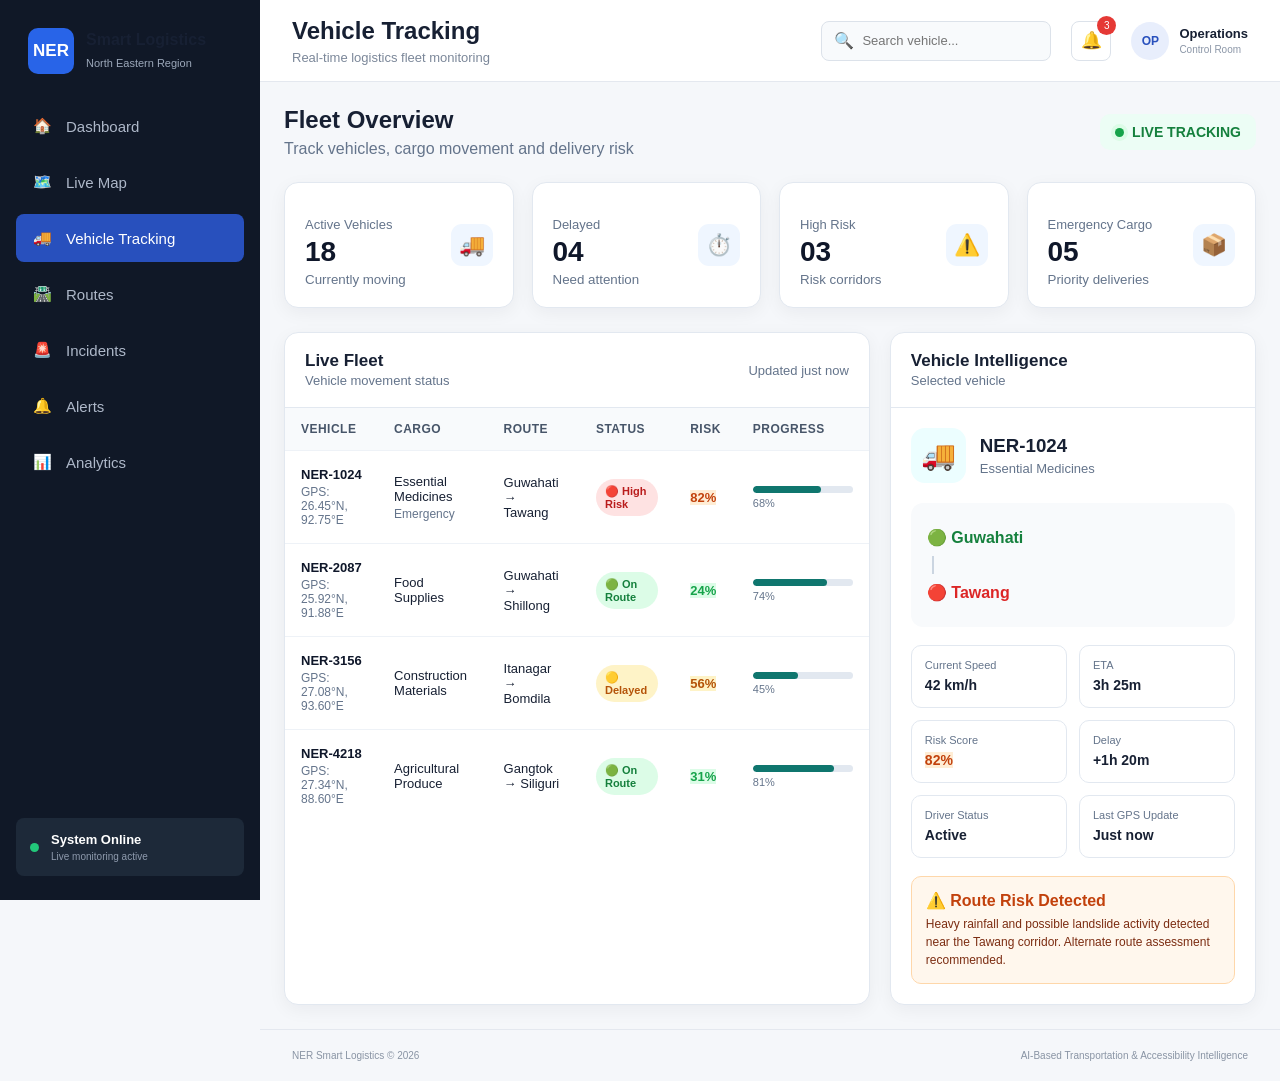
<file: pages/vehicles.html>
<!DOCTYPE html>
<html lang="en">

<head>

    <meta charset="UTF-8">
    <meta name="viewport" content="width=device-width, initial-scale=1.0">

    <title>Vehicle Tracking | NER Smart Logistics</title>

    <link rel="stylesheet" href="../style.css">

    <style>

        /* ================= VEHICLE PAGE ================= */

        .vehicle-page {
            padding: 24px;
        }

        .vehicle-header {
            display: flex;
            justify-content: space-between;
            align-items: center;
            gap: 20px;
            margin-bottom: 24px;
        }

        .vehicle-header h2 {
            margin: 0 0 6px;
        }

        .vehicle-header p {
            margin: 0;
            color: #64748b;
        }

        .live-indicator {
            display: flex;
            align-items: center;
            gap: 8px;
            padding: 10px 15px;
            background: #ecfdf5;
            color: #15803d;
            border-radius: 10px;
            font-weight: 600;
            font-size: 14px;
        }

        .live-dot {
            width: 9px;
            height: 9px;
            background: #16a34a;
            border-radius: 50%;
            box-shadow: 0 0 0 4px #dcfce7;
        }


        /* ================= KPI CARDS ================= */

        .vehicle-kpi-grid {
            display: grid;
            grid-template-columns: repeat(4, 1fr);
            gap: 18px;
            margin-bottom: 24px;
        }

        .vehicle-kpi {
            background: white;
            border-radius: 14px;
            padding: 20px;
            border: 1px solid #e2e8f0;
            box-shadow: 0 5px 18px rgba(15, 23, 42, 0.05);
        }

        .vehicle-kpi-top {
            display: flex;
            justify-content: space-between;
            align-items: center;
        }

        .vehicle-kpi-icon {
            width: 42px;
            height: 42px;
            display: flex;
            align-items: center;
            justify-content: center;
            border-radius: 11px;
            background: #eff6ff;
            font-size: 21px;
        }

        .vehicle-kpi span {
            display: block;
            color: #64748b;
            font-size: 13px;
            margin-top: 14px;
        }

        .vehicle-kpi strong {
            display: block;
            font-size: 28px;
            margin-top: 4px;
            color: #0f172a;
        }

        .vehicle-kpi small {
            display: block;
            margin-top: 4px;
            color: #64748b;
        }


        /* ================= VEHICLE CONTENT ================= */

        .vehicle-content {
            display: grid;
            grid-template-columns: 1.6fr 1fr;
            gap: 20px;
        }

        .vehicle-card {
            background: white;
            border: 1px solid #e2e8f0;
            border-radius: 14px;
            box-shadow: 0 5px 18px rgba(15, 23, 42, 0.05);
            overflow: hidden;
        }

        .vehicle-card-header {
            padding: 18px 20px;
            border-bottom: 1px solid #e2e8f0;
            display: flex;
            justify-content: space-between;
            align-items: center;
        }

        .vehicle-card-header h3 {
            margin: 0;
            font-size: 17px;
        }

        .vehicle-card-header span {
            color: #64748b;
            font-size: 13px;
        }


        /* ================= TABLE ================= */

        .vehicle-table-wrapper {
            overflow-x: auto;
        }

        .vehicle-table {
            width: 100%;
            border-collapse: collapse;
        }

        .vehicle-table th {
            text-align: left;
            padding: 14px 16px;
            background: #f8fafc;
            color: #64748b;
            font-size: 12px;
            text-transform: uppercase;
            letter-spacing: 0.04em;
        }

        .vehicle-table td {
            padding: 16px;
            border-top: 1px solid #eef2f7;
            font-size: 13px;
        }

        .vehicle-name {
            font-weight: 700;
            color: #0f172a;
        }

        .vehicle-sub {
            display: block;
            color: #64748b;
            font-size: 12px;
            margin-top: 3px;
        }


        /* ================= STATUS BADGES ================= */

        .vehicle-status {
            display: inline-flex;
            align-items: center;
            gap: 6px;
            padding: 6px 9px;
            border-radius: 20px;
            font-size: 11px;
            font-weight: 700;
        }

        .status-route {
            background: #dcfce7;
            color: #15803d;
        }

        .status-delay {
            background: #fef3c7;
            color: #b45309;
        }

        .status-risk {
            background: #fee2e2;
            color: #b91c1c;
        }


        /* ================= RISK ================= */

        .risk-badge {
            font-weight: 700;
        }

        .risk-low {
            color: #16a34a;
        }

        .risk-medium {
            color: #d97706;
        }

        .risk-high {
            color: #dc2626;
        }


        /* ================= PROGRESS ================= */

        .progress-wrapper {
            min-width: 100px;
        }

        .progress-bar {
            width: 100%;
            height: 7px;
            background: #e2e8f0;
            border-radius: 20px;
            overflow: hidden;
        }

        .progress-fill {
            height: 100%;
            border-radius: 20px;
            background: #0f766e;
        }

        .progress-text {
            font-size: 11px;
            color: #64748b;
            margin-top: 4px;
            display: block;
        }


        /* ================= SELECTED VEHICLE ================= */

        .selected-vehicle {
            padding: 20px;
        }

        .selected-top {
            display: flex;
            align-items: center;
            gap: 14px;
            margin-bottom: 20px;
        }

        .truck-icon {
            width: 55px;
            height: 55px;
            border-radius: 14px;
            background: #ecfeff;
            display: flex;
            align-items: center;
            justify-content: center;
            font-size: 28px;
        }

        .selected-top h3 {
            margin: 0;
        }

        .selected-top p {
            margin: 4px 0 0;
            color: #64748b;
            font-size: 13px;
        }

        .route-box {
            padding: 16px;
            background: #f8fafc;
            border-radius: 12px;
            margin-bottom: 18px;
        }

        .route-point {
            display: flex;
            align-items: center;
            gap: 10px;
            margin: 9px 0;
            font-weight: 600;
        }

        .route-line {
            width: 2px;
            height: 18px;
            background: #cbd5e1;
            margin-left: 5px;
        }

        .point-start {
            color: #15803d;
        }

        .point-end {
            color: #dc2626;
        }


        /* ================= DETAILS ================= */

        .detail-grid {
            display: grid;
            grid-template-columns: repeat(2, 1fr);
            gap: 12px;
        }

        .detail-item {
            padding: 13px;
            border: 1px solid #e2e8f0;
            border-radius: 10px;
        }

        .detail-item span {
            display: block;
            font-size: 11px;
            color: #64748b;
            margin-bottom: 5px;
        }

        .detail-item strong {
            font-size: 14px;
        }


        /* ================= ALERT ================= */

        .vehicle-warning {
            margin-top: 18px;
            padding: 14px;
            border-radius: 10px;
            background: #fff7ed;
            border: 1px solid #fed7aa;
        }

        .vehicle-warning strong {
            color: #c2410c;
        }

        .vehicle-warning p {
            margin: 5px 0 0;
            color: #7c2d12;
            font-size: 12px;
            line-height: 1.5;
        }


        /* ================= RESPONSIVE ================= */

        @media (max-width: 1100px) {

            .vehicle-kpi-grid {
                grid-template-columns: repeat(2, 1fr);
            }

            .vehicle-content {
                grid-template-columns: 1fr;
            }

        }


        @media (max-width: 700px) {

            .vehicle-header {
                flex-direction: column;
                align-items: flex-start;
            }

            .vehicle-kpi-grid {
                grid-template-columns: 1fr;
            }

            .vehicle-page {
                padding: 15px;
            }

        }

    </style>

</head>


<body>


    <!-- ================= SIDEBAR ================= -->

    <aside class="sidebar">

        <div class="logo">

            <div class="logo-icon">
                NER
            </div>

            <div>
                <h2>Smart Logistics</h2>
                <span>North Eastern Region</span>
            </div>

        </div>


        <nav class="sidebar-nav">

            <a href="../index.html" class="nav-item">
                <span>🏠</span>
                <span>Dashboard</span>
            </a>

            <a href="map.html" class="nav-item">
                <span>🗺️</span>
                <span>Live Map</span>
            </a>

            <a href="vehicles.html" class="nav-item active">
                <span>🚚</span>
                <span>Vehicle Tracking</span>
            </a>

            <a href="routes.html" class="nav-item">
                <span>🛣️</span>
                <span>Routes</span>
            </a>

            <a href="#" class="nav-item">
                <span>🚨</span>
                <span>Incidents</span>
            </a>

            <a href="#" class="nav-item">
                <span>🔔</span>
                <span>Alerts</span>
            </a>

            <a href="#" class="nav-item">
                <span>📊</span>
                <span>Analytics</span>
            </a>

        </nav>


        <div class="sidebar-bottom">

            <div class="system-status">

                <span class="status-dot"></span>

                <div>
                    <strong>System Online</strong>
                    <small>Live monitoring active</small>
                </div>

            </div>

        </div>

    </aside>



    <!-- ================= MAIN ================= -->

    <main class="main-content">


        <!-- TOPBAR -->

        <header class="topbar">

            <div>

                <h1>Vehicle Tracking</h1>

                <p>
                    Real-time logistics fleet monitoring
                </p>

            </div>


            <div class="topbar-right">

                <div class="search-box">

                    <span>🔍</span>

                    <input
                        type="text"
                        id="vehicleSearch"
                        placeholder="Search vehicle..."
                    >

                </div>


                <button class="notification-btn">

                    🔔

                    <span class="notification-count">
                        3
                    </span>

                </button>


                <div class="profile">

                    <div class="profile-icon">
                        OP
                    </div>

                    <div>

                        <strong>Operations</strong>

                        <small>
                            Control Room
                        </small>

                    </div>

                </div>

            </div>

        </header>



        <!-- ================= PAGE ================= -->

        <section class="vehicle-page">


            <!-- HEADER -->

            <div class="vehicle-header">

                <div>

                    <h2>
                        Fleet Overview
                    </h2>

                    <p>
                        Track vehicles, cargo movement and delivery risk
                    </p>

                </div>


                <div class="live-indicator">

                    <span class="live-dot"></span>

                    LIVE TRACKING

                </div>

            </div>



            <!-- ================= KPI ================= -->

            <div class="vehicle-kpi-grid">


                <div class="vehicle-kpi">

                    <div class="vehicle-kpi-top">

                        <div>

                            <span>
                                Active Vehicles
                            </span>

                            <strong>
                                18
                            </strong>

                            <small>
                                Currently moving
                            </small>

                        </div>

                        <div class="vehicle-kpi-icon">
                            🚚
                        </div>

                    </div>

                </div>



                <div class="vehicle-kpi">

                    <div class="vehicle-kpi-top">

                        <div>

                            <span>
                                Delayed
                            </span>

                            <strong>
                                04
                            </strong>

                            <small>
                                Need attention
                            </small>

                        </div>

                        <div class="vehicle-kpi-icon">
                            ⏱️
                        </div>

                    </div>

                </div>



                <div class="vehicle-kpi">

                    <div class="vehicle-kpi-top">

                        <div>

                            <span>
                                High Risk
                            </span>

                            <strong>
                                03
                            </strong>

                            <small>
                                Risk corridors
                            </small>

                        </div>

                        <div class="vehicle-kpi-icon">
                            ⚠️
                        </div>

                    </div>

                </div>



                <div class="vehicle-kpi">

                    <div class="vehicle-kpi-top">

                        <div>

                            <span>
                                Emergency Cargo
                            </span>

                            <strong>
                                05
                            </strong>

                            <small>
                                Priority deliveries
                            </small>

                        </div>

                        <div class="vehicle-kpi-icon">
                            📦
                        </div>

                    </div>

                </div>

            </div>



            <!-- ================= CONTENT ================= -->

            <div class="vehicle-content">


                <!-- VEHICLE TABLE -->

                <div class="vehicle-card">

                    <div class="vehicle-card-header">

                        <div>

                            <h3>
                                Live Fleet
                            </h3>

                            <span>
                                Vehicle movement status
                            </span>

                        </div>

                        <span id="lastUpdated">
                            Updated just now
                        </span>

                    </div>


                    <div class="vehicle-table-wrapper">

                        <table class="vehicle-table">

                            <thead>

                                <tr>

                                    <th>
                                        Vehicle
                                    </th>

                                    <th>
                                        Cargo
                                    </th>

                                    <th>
                                        Route
                                    </th>

                                    <th>
                                        Status
                                    </th>

                                    <th>
                                        Risk
                                    </th>

                                    <th>
                                        Progress
                                    </th>

                                </tr>

                            </thead>


                            <tbody id="vehicleTableBody">


                                <!-- VEHICLE 1 -->

                                <tr>

                                    <td>

                                        <span class="vehicle-name">
                                            NER-1024
                                        </span>

                                        <span class="vehicle-sub">
                                            GPS: 26.45°N, 92.75°E
                                        </span>

                                    </td>


                                    <td>

                                        Essential Medicines

                                        <span class="vehicle-sub">
                                            Emergency
                                        </span>

                                    </td>


                                    <td>

                                        Guwahati → Tawang

                                    </td>


                                    <td>

                                        <span class="vehicle-status status-risk">
                                            🔴 High Risk
                                        </span>

                                    </td>


                                    <td>

                                        <span class="risk-badge risk-high">
                                            82%
                                        </span>

                                    </td>


                                    <td>

                                        <div class="progress-wrapper">

                                            <div class="progress-bar">

                                                <div
                                                    class="progress-fill"
                                                    style="width:68%"
                                                ></div>

                                            </div>

                                            <span class="progress-text">
                                                68%
                                            </span>

                                        </div>

                                    </td>

                                </tr>



                                <!-- VEHICLE 2 -->

                                <tr>

                                    <td>

                                        <span class="vehicle-name">
                                            NER-2087
                                        </span>

                                        <span class="vehicle-sub">
                                            GPS: 25.92°N, 91.88°E
                                        </span>

                                    </td>


                                    <td>

                                        Food Supplies

                                    </td>


                                    <td>

                                        Guwahati → Shillong

                                    </td>


                                    <td>

                                        <span class="vehicle-status status-route">
                                            🟢 On Route
                                        </span>

                                    </td>


                                    <td>

                                        <span class="risk-badge risk-low">
                                            24%
                                        </span>

                                    </td>


                                    <td>

                                        <div class="progress-wrapper">

                                            <div class="progress-bar">

                                                <div
                                                    class="progress-fill"
                                                    style="width:74%"
                                                ></div>

                                            </div>

                                            <span class="progress-text">
                                                74%
                                            </span>

                                        </div>

                                    </td>

                                </tr>



                                <!-- VEHICLE 3 -->

                                <tr>

                                    <td>

                                        <span class="vehicle-name">
                                            NER-3156
                                        </span>

                                        <span class="vehicle-sub">
                                            GPS: 27.08°N, 93.60°E
                                        </span>

                                    </td>


                                    <td>

                                        Construction Materials

                                    </td>


                                    <td>

                                        Itanagar → Bomdila

                                    </td>


                                    <td>

                                        <span class="vehicle-status status-delay">
                                            🟡 Delayed
                                        </span>

                                    </td>


                                    <td>

                                        <span class="risk-badge risk-medium">
                                            56%
                                        </span>

                                    </td>


                                    <td>

                                        <div class="progress-wrapper">

                                            <div class="progress-bar">

                                                <div
                                                    class="progress-fill"
                                                    style="width:45%"
                                                ></div>

                                            </div>

                                            <span class="progress-text">
                                                45%
                                            </span>

                                        </div>

                                    </td>

                                </tr>



                                <!-- VEHICLE 4 -->

                                <tr>

                                    <td>

                                        <span class="vehicle-name">
                                            NER-4218
                                        </span>

                                        <span class="vehicle-sub">
                                            GPS: 27.34°N, 88.60°E
                                        </span>

                                    </td>


                                    <td>

                                        Agricultural Produce

                                    </td>


                                    <td>

                                        Gangtok → Siliguri

                                    </td>


                                    <td>

                                        <span class="vehicle-status status-route">
                                            🟢 On Route
                                        </span>

                                    </td>


                                    <td>

                                        <span class="risk-badge risk-low">
                                            31%
                                        </span>

                                    </td>


                                    <td>

                                        <div class="progress-wrapper">

                                            <div class="progress-bar">

                                                <div
                                                    class="progress-fill"
                                                    style="width:81%"
                                                ></div>

                                            </div>

                                            <span class="progress-text">
                                                81%
                                            </span>

                                        </div>

                                    </td>

                                </tr>



                            </tbody>

                        </table>

                    </div>

                </div>



                <!-- SELECTED VEHICLE -->

                <div class="vehicle-card">

                    <div class="vehicle-card-header">

                        <div>

                            <h3>
                                Vehicle Intelligence
                            </h3>

                            <span>
                                Selected vehicle
                            </span>

                        </div>

                    </div>


                    <div class="selected-vehicle">


                        <div class="selected-top">

                            <div class="truck-icon">
                                🚚
                            </div>

                            <div>

                                <h3>
                                    NER-1024
                                </h3>

                                <p>
                                    Essential Medicines
                                </p>

                            </div>

                        </div>



                        <!-- ROUTE -->

                        <div class="route-box">

                            <div class="route-point point-start">
                                🟢 Guwahati
                            </div>

                            <div class="route-line"></div>

                            <div class="route-point point-end">
                                🔴 Tawang
                            </div>

                        </div>



                        <!-- DETAILS -->

                        <div class="detail-grid">


                            <div class="detail-item">

                                <span>
                                    Current Speed
                                </span>

                                <strong id="speed">
                                    42 km/h
                                </strong>

                            </div>


                            <div class="detail-item">

                                <span>
                                    ETA
                                </span>

                                <strong id="eta">
                                    3h 25m
                                </strong>

                            </div>


                            <div class="detail-item">

                                <span>
                                    Risk Score
                                </span>

                                <strong class="risk-high">
                                    82%
                                </strong>

                            </div>


                            <div class="detail-item">

                                <span>
                                    Delay
                                </span>

                                <strong>
                                    +1h 20m
                                </strong>

                            </div>


                            <div class="detail-item">

                                <span>
                                    Driver Status
                                </span>

                                <strong>
                                    Active
                                </strong>

                            </div>


                            <div class="detail-item">

                                <span>
                                    Last GPS Update
                                </span>

                                <strong id="gpsTime">
                                    Just now
                                </strong>

                            </div>

                        </div>



                        <!-- WARNING -->

                        <div class="vehicle-warning">

                            <strong>
                                ⚠️ Route Risk Detected
                            </strong>

                            <p>
                                Heavy rainfall and possible landslide
                                activity detected near the Tawang
                                corridor. Alternate route assessment
                                recommended.
                            </p>

                        </div>

                    </div>

                </div>


            </div>


        </section>



        <!-- FOOTER -->

        <footer>

            <p>
                NER Smart Logistics © 2026
            </p>

            <p>
                AI-Based Transportation & Accessibility Intelligence
            </p>

        </footer>


    </main>



    <!-- ================= JAVASCRIPT ================= -->

    <script>

        /*
        ============================================================
        DEMO REAL-TIME SIMULATION

        Later this same section can receive actual GPS data
        from backend/API/WebSocket.
        ============================================================
        */


        let currentSpeed = 42;

        let progress = 68;



        function updateVehicleData() {


            /* Random realistic speed change */

            const change =
                Math.floor(
                    Math.random() * 5
                ) - 2;


            currentSpeed =
                Math.max(
                    25,
                    Math.min(
                        55,
                        currentSpeed + change
                    )
                );


            document.getElementById(
                "speed"
            ).textContent =
                currentSpeed + " km/h";



            /* Update GPS time */

            document.getElementById(
                "gpsTime"
            ).textContent =
                "Just now";



            /* Update timestamp */

            const now =
                new Date();


            document.getElementById(
                "lastUpdated"
            ).textContent =
                "Updated " +
                now.toLocaleTimeString();



            /*
            Small progress movement
            */

            progress += 0.2;


            if (progress > 100) {
                progress = 68;
            }

        }



        /*
        Update every 5 seconds.
        */

        setInterval(
            updateVehicleData,
            5000
        );



        /* ================= SEARCH ================= */

        const searchInput =
            document.getElementById(
                "vehicleSearch"
            );


        searchInput.addEventListener(
            "input",
            function() {


                const searchValue =
                    this.value
                        .toLowerCase()
                        .trim();


                const rows =
                    document.querySelectorAll(
                        "#vehicleTableBody tr"
                    );


                rows.forEach(
                    function(row) {

                        const text =
                            row.textContent
                                .toLowerCase();


                        if (
                            text.includes(
                                searchValue
                            )
                        ) {

                            row.style.display = "";

                        } else {

                            row.style.display = "none";

                        }

                    }
                );

            }
        );

    </script>


</body>

</html>
</file>
<file: style.css>
/* ================================
   RESET
================================ */

* {
    margin: 0;
    padding: 0;
    box-sizing: border-box;
}

body {
    font-family: Arial, Helvetica, sans-serif;
    background: #f4f7fb;
    color: #172033;
}


/* ================================
   SIDEBAR
================================ */

.sidebar {
    width: 260px;
    height: 100vh;

    position: fixed;
    left: 0;
    top: 0;

    background: #101827;
    color: white;

    display: flex;
    flex-direction: column;

    padding: 24px 16px;
}


/* Logo */

.logo {
    display: flex;
    align-items: center;
    gap: 12px;

    padding: 4px 12px 28px;
}

.logo-icon {
    width: 46px;
    height: 46px;

    background: #2864e8;

    border-radius: 10px;

    display: flex;
    align-items: center;
    justify-content: center;

    font-weight: bold;
    font-size: 17px;
}

.logo h2 {
    font-size: 16px;
    margin-bottom: 4px;
}

.logo span {
    font-size: 11px;
    color: #9ca8ba;
}


/* Navigation */

.sidebar-nav {
    display: flex;
    flex-direction: column;
    gap: 8px;
}

.nav-item {
    height: 48px;

    display: flex;
    align-items: center;
    gap: 14px;

    padding: 0 16px;

    border-radius: 8px;

    color: #aeb8c9;

    text-decoration: none;

    font-size: 15px;

    transition: 0.2s;
}

.nav-item:hover {
    background: #1c293c;
    color: white;
}

.nav-item.active {
    background: #2850bd;
    color: white;
}

.nav-item span:first-child {
    width: 20px;
    text-align: center;
}


/* Sidebar bottom */

.sidebar-bottom {
    margin-top: auto;
}

.system-status {
    background: #1d2939;

    border-radius: 8px;

    padding: 14px;

    display: flex;
    align-items: center;
    gap: 12px;
}

.status-dot {
    width: 9px;
    height: 9px;

    background: #22c77a;

    border-radius: 50%;
}

.system-status strong {
    display: block;
    font-size: 13px;
}

.system-status small {
    display: block;

    margin-top: 4px;

    color: #8e9aad;
    font-size: 10px;
}


/* ================================
   MAIN CONTENT
================================ */

.main-content {
    margin-left: 260px;

    min-height: 100vh;

    width: calc(100% - 260px);
}


/* ================================
   TOPBAR
================================ */

.topbar {
    height: 82px;

    background: white;

    border-bottom: 1px solid #e4e8ef;

    padding: 0 32px;

    display: flex;
    align-items: center;
    justify-content: space-between;
}

.topbar h1 {
    font-size: 24px;
    margin-bottom: 5px;
}

.topbar p {
    color: #7b8799;
    font-size: 13px;
}


/* Right side */

.topbar-right {
    display: flex;
    align-items: center;
    gap: 20px;
}


/* Search */

.search-box {
    width: 230px;
    height: 40px;

    border: 1px solid #dce2ea;

    border-radius: 8px;

    background: #f8fafc;

    display: flex;
    align-items: center;

    padding: 0 12px;

    gap: 8px;
}

.search-box input {
    width: 100%;

    border: none;
    outline: none;

    background: transparent;

    font-size: 13px;
}


/* Notification */

.notification-btn {
    width: 40px;
    height: 40px;

    border: 1px solid #dce2ea;

    background: white;

    border-radius: 8px;

    cursor: pointer;

    position: relative;

    font-size: 17px;
}

.notification-count {
    position: absolute;

    top: -6px;
    right: -6px;

    width: 19px;
    height: 19px;

    background: #e53935;
    color: white;

    border-radius: 50%;

    font-size: 10px;

    display: flex;
    align-items: center;
    justify-content: center;
}


/* Profile */

.profile {
    display: flex;
    align-items: center;
    gap: 10px;
}

.profile-icon {
    width: 38px;
    height: 38px;

    background: #e8eefc;
    color: #2850bd;

    border-radius: 50%;

    display: flex;
    align-items: center;
    justify-content: center;

    font-size: 12px;
    font-weight: bold;
}

.profile strong {
    display: block;
    font-size: 13px;
}

.profile small {
    display: block;
    margin-top: 3px;

    color: #8b96a7;

    font-size: 10px;
}


/* ================================
   DASHBOARD
================================ */

.dashboard {
    padding: 28px 32px;
}


/* Welcome */

.welcome-section {
    display: flex;

    justify-content: space-between;
    align-items: center;

    margin-bottom: 25px;
}

.welcome-section h2 {
    font-size: 21px;
    margin-bottom: 7px;
}

.welcome-section p {
    color: #788598;
    font-size: 13px;
}

.last-updated {
    color: #8b96a7;
    font-size: 12px;
}


/* ================================
   STAT CARDS
================================ */

.stats-grid {
    display: grid;

    grid-template-columns: repeat(4, 1fr);

    gap: 18px;

    margin-bottom: 22px;
}

.stat-card {
    background: white;

    border: 1px solid #e4e8ef;

    border-radius: 10px;

    padding: 20px;

    display: flex;
    align-items: center;

    gap: 15px;
}

.stat-icon {
    width: 48px;
    height: 48px;

    border-radius: 10px;

    display: flex;
    align-items: center;
    justify-content: center;

    font-size: 21px;
}

.stat-icon.vehicle {
    background: #e8f1ff;
}

.stat-icon.alert {
    background: #fff2df;
}

.stat-icon.route {
    background: #e9f8f0;
}

.stat-icon.incident {
    background: #ffe8e8;
}

.stat-card p {
    color: #7d899a;
    font-size: 12px;

    margin-bottom: 5px;
}

.stat-card h3 {
    font-size: 25px;

    margin-bottom: 5px;
}

.stat-card span {
    font-size: 10px;
}

.positive {
    color: #16a66a;
}

.negative {
    color: #df3b3b;
}

.warning {
    color: #d99000;
}


/* ================================
   CONTENT GRID
================================ */

.content-grid {
    display: grid;

    grid-template-columns: 1.15fr 1fr;

    gap: 20px;

    margin-bottom: 20px;
}


/* Panel */

.panel {
    background: white;

    border: 1px solid #e4e8ef;

    border-radius: 10px;

    padding: 22px;
}

.panel-header {
    display: flex;

    justify-content: space-between;
    align-items: center;

    margin-bottom: 18px;
}

.panel-header h2 {
    font-size: 16px;

    margin-bottom: 5px;
}

.panel-header p {
    color: #8a95a5;

    font-size: 11px;
}

.view-btn {
    background: white;

    border: 1px solid #dce2ea;

    border-radius: 7px;

    padding: 9px 12px;

    font-size: 11px;

    cursor: pointer;
}

.view-btn:hover {
    background: #f4f7fb;
}


/* ================================
   REGIONS
================================ */

.region-list {
    display: flex;
    flex-direction: column;
}

.region-row {
    display: flex;

    align-items: center;
    justify-content: space-between;

    padding: 14px 0;

    border-top: 1px solid #edf0f4;
}

.region-info {
    display: flex;
    align-items: center;

    gap: 12px;
}

.region-dot {
    width: 10px;
    height: 10px;

    border-radius: 50%;
}

.safe {
    background: #22b573;
}

.warning-dot {
    background: #f0a400;
}

.danger {
    background: #e44343;
}

.region-info strong {
    display: block;

    font-size: 13px;

    margin-bottom: 4px;
}

.region-info small {
    color: #8994a4;

    font-size: 10px;
}

.region-status {
    font-size: 10px;

    font-weight: bold;
}

.safe-text {
    color: #159b64;
}

.warning-text {
    color: #d18a00;
}

.danger-text {
    color: #df3b3b;
}


/* ================================
   ALERTS
================================ */

.alert-list {
    display: flex;
    flex-direction: column;
}

.alert-row {
    display: flex;

    align-items: center;

    gap: 12px;

    padding: 13px 0;

    border-top: 1px solid #edf0f4;
}

.alert-symbol {
    width: 38px;
    height: 38px;

    border-radius: 8px;

    display: flex;
    align-items: center;
    justify-content: center;

    flex-shrink: 0;
}

.alert-symbol.critical {
    background: #ffe6e6;
}

.alert-symbol.weather {
    background: #e8f1ff;
}

.alert-symbol.vehicle-alert {
    background: #fff2df;
}

.alert-content {
    flex: 1;
}

.alert-content strong {
    display: block;

    font-size: 12px;

    margin-bottom: 4px;
}

.alert-content span {
    display: block;

    color: #7f8a9a;

    font-size: 10px;

    margin-bottom: 4px;
}

.alert-content small {
    color: #a0a9b7;

    font-size: 9px;
}

.severity {
    font-size: 9px;

    font-weight: bold;
}


/* ================================
   QUICK ACTIONS
================================ */

.quick-panel {
    margin-bottom: 25px;
}

.quick-actions {
    display: grid;

    grid-template-columns: repeat(4, 1fr);

    gap: 14px;
}

.quick-action {
    background: #f8fafc;

    border: 1px solid #e2e7ee;

    border-radius: 8px;

    padding: 16px;

    cursor: pointer;

    display: flex;
    align-items: center;

    justify-content: center;

    gap: 9px;

    font-size: 12px;

    transition: 0.2s;
}

.quick-action:hover {
    background: #eef3fb;

    transform: translateY(-2px);
}


/* ================================
   FOOTER
================================ */

footer {
    border-top: 1px solid #e4e8ef;

    padding: 20px 32px;

    display: flex;

    justify-content: space-between;

    color: #8994a4;

    font-size: 10px;
}


/* ================================
   RESPONSIVE
================================ */

@media (max-width: 1100px) {

    .stats-grid {
        grid-template-columns: repeat(2, 1fr);
    }

    .content-grid {
        grid-template-columns: 1fr;
    }

    .quick-actions {
        grid-template-columns: repeat(2, 1fr);
    }

}


@media (max-width: 750px) {

    .sidebar {
        width: 75px;
    }

    .logo div:not(.logo-icon),
    .nav-item span:last-child,
    .system-status div {
        display: none;
    }

    .main-content {
        margin-left: 75px;

        width: calc(100% - 75px);
    }

    .topbar-right .profile,
    .search-box {
        display: none;
    }

    .stats-grid {
        grid-template-columns: 1fr;
    }

    .welcome-section {
        flex-direction: column;
        align-items: flex-start;

        gap: 10px;
    }

}

/* ================================
   NOTIFICATION PANEL
================================ */

.notification-panel {
    position: fixed;

    top: 75px;
    right: 32px;

    width: 340px;

    background: white;

    border: 1px solid #e1e6ee;

    border-radius: 10px;

    box-shadow: 0 10px 30px rgba(0, 0, 0, 0.12);

    z-index: 1000;

    overflow: hidden;
}

.notification-header {
    padding: 16px;

    display: flex;

    justify-content: space-between;

    border-bottom: 1px solid #edf0f4;
}

.notification-header span {
    color: #2850bd;

    font-size: 11px;
}

.notification-item {
    padding: 14px 16px;

    border-bottom: 1px solid #edf0f4;
}

.notification-item:last-child {
    border-bottom: none;
}

.notification-item strong {
    display: block;

    font-size: 12px;

    margin-bottom: 5px;
}

.notification-item small {
    display: block;

    color: #7d899a;

    font-size: 10px;

    margin-bottom: 5px;
}

.notification-item span {
    color: #9aa4b3;

    font-size: 9px;
}

.notification-item:hover {
    background: #f8fafc;

    cursor: pointer;
}

/* ========================================
   LIVE MAP PAGE
======================================== */

.map-page {
    padding: 28px 32px;
}


/* Map header */

.map-page-header {
    display: flex;
    justify-content: space-between;
    align-items: center;

    margin-bottom: 20px;
}

.map-page-header h2 {
    font-size: 21px;
    margin-bottom: 6px;
}

.map-page-header p {
    color: #788598;
    font-size: 13px;
}


/* Map controls */

.map-controls {
    display: flex;
    gap: 8px;
}

.map-control-btn {
    border: 1px solid #dce2ea;

    background: white;

    border-radius: 7px;

    padding: 9px 13px;

    font-size: 11px;

    cursor: pointer;
}

.map-control-btn:hover {
    background: #f1f5fa;
}

.map-control-btn.active {
    background: #2850bd;
    color: white;
    border-color: #2850bd;
}


/* Map */

.map-container {
    position: relative;

    background: white;

    border: 1px solid #e2e7ee;

    border-radius: 10px;

    overflow: hidden;

    height: 520px;

    margin-bottom: 20px;
}

#nerMap {
    width: 100%;
    height: 100%;
}


/* Map legend */

.map-legend {
    position: absolute;

    right: 15px;
    bottom: 15px;

    z-index: 500;

    background: white;

    padding: 14px;

    border-radius: 8px;

    box-shadow: 0 3px 15px rgba(0, 0, 0, 0.15);

    font-size: 11px;
}

.map-legend strong {
    display: block;

    margin-bottom: 9px;
}

.map-legend div {
    margin-top: 7px;

    display: flex;
    align-items: center;

    gap: 7px;
}

.legend-dot {
    width: 9px;
    height: 9px;

    border-radius: 50%;

    display: inline-block;
}

.vehicle-dot {
    background: #2864e8;
}

.incident-dot {
    background: #e44343;
}

.risk-dot {
    background: #f0a400;
}


/* Map monitoring status */

.map-status {
    position: absolute;

    left: 15px;
    bottom: 15px;

    z-index: 500;

    background: white;

    padding: 10px 13px;

    border-radius: 7px;

    box-shadow: 0 3px 15px rgba(0, 0, 0, 0.12);

    font-size: 10px;

    display: flex;

    align-items: center;

    gap: 7px;
}


/* Map information cards */

.map-info-grid {
    display: grid;

    grid-template-columns: repeat(4, 1fr);

    gap: 18px;
}

.map-info-card {
    background: white;

    border: 1px solid #e2e7ee;

    border-radius: 10px;

    padding: 18px;

    display: flex;

    align-items: center;

    gap: 14px;
}

.map-info-icon {
    width: 45px;
    height: 45px;

    border-radius: 9px;

    background: #e8f1ff;

    display: flex;

    align-items: center;
    justify-content: center;

    font-size: 20px;
}

.map-info-icon.incident-icon {
    background: #ffe8e8;
}

.map-info-icon.risk-icon {
    background: #fff2df;
}

.map-info-card span {
    display: block;

    color: #7c8798;

    font-size: 11px;

    margin-bottom: 4px;
}

.map-info-card strong {
    display: block;

    font-size: 23px;

    margin-bottom: 3px;
}

.map-info-card small {
    color: #9aa4b2;

    font-size: 9px;
}


/* Responsive */

@media (max-width: 1000px) {

    .map-page-header {
        flex-direction: column;

        align-items: flex-start;

        gap: 15px;
    }

    .map-info-grid {
        grid-template-columns: repeat(2, 1fr);
    }

}


@media (max-width: 700px) {

    .map-controls {
        flex-wrap: wrap;
    }

    .map-info-grid {
        grid-template-columns: 1fr;
    }

    .map-container {
        height: 400px;
    }

}
/* ========================================
   ROUTE INTELLIGENCE PAGE
======================================== */

.routes-page {
    padding: 28px 32px;
}

.route-intro {
    display: flex;
    align-items: center;
    justify-content: space-between;
    margin-bottom: 22px;
}

.route-intro h2 {
    font-size: 21px;
    margin-bottom: 6px;
}

.route-intro p {
    color: #788598;
    font-size: 13px;
}

.data-status {
    color: #159b64;
    font-size: 11px;
    font-weight: bold;
}


/* Route search */

.route-search-panel {
    background: white;
    border: 1px solid #e2e7ee;
    border-radius: 10px;
    padding: 20px;

    display: flex;
    align-items: end;
    gap: 14px;

    margin-bottom: 20px;
}

.route-input {
    flex: 1;
}

.route-input label {
    display: block;
    color: #657286;
    font-size: 11px;
    margin-bottom: 7px;
}

.route-input input {
    width: 100%;
    height: 42px;

    border: 1px solid #dce2ea;
    border-radius: 7px;

    padding: 0 12px;

    outline: none;

    font-size: 12px;
}

.route-input input:focus {
    border-color: #2850bd;
}

.swap-btn {
    width: 40px;
    height: 40px;

    border: 1px solid #dce2ea;
    background: #f8fafc;

    border-radius: 7px;

    cursor: pointer;

    font-size: 18px;
}

.analyze-btn {
    height: 42px;

    border: none;
    border-radius: 7px;

    background: #2850bd;
    color: white;

    padding: 0 20px;

    cursor: pointer;

    font-size: 12px;
}

.analyze-btn:hover {
    background: #21449f;
}


/* Summary */

.route-summary-grid {
    display: grid;

    grid-template-columns: repeat(4, 1fr);

    gap: 18px;

    margin-bottom: 20px;
}

.route-summary-card {
    background: white;

    border: 1px solid #e2e7ee;

    border-radius: 10px;

    padding: 18px;
}

.route-summary-card span {
    display: block;

    color: #7c8798;

    font-size: 11px;

    margin-bottom: 6px;
}

.route-summary-card strong {
    display: block;

    font-size: 23px;

    margin-bottom: 4px;
}

.route-summary-card small {
    color: #9aa4b2;

    font-size: 9px;
}

.risk-number {
    color: #df3b3b;
}


/* Route results */

.route-results-panel {
    background: white;

    border: 1px solid #e2e7ee;

    border-radius: 10px;

    padding: 22px;
}

.route-card {
    border: 1px solid #e1e6ee;

    border-radius: 9px;

    padding: 20px;

    margin-top: 15px;
}

.recommended-route {
    border-left: 4px solid #22b573;
}

.high-risk-route {
    border-left: 4px solid #e44343;
}

.route-card-top {
    display: flex;

    align-items: center;
    justify-content: space-between;

    margin-bottom: 20px;
}

.route-title {
    display: flex;

    align-items: center;

    gap: 12px;
}

.route-icon {
    width: 42px;
    height: 42px;

    background: #e9f8f0;

    border-radius: 8px;

    display: flex;
    align-items: center;
    justify-content: center;

    font-size: 19px;
}

.route-icon.alternate {
    background: #e8f1ff;
}

.route-icon.danger-route {
    background: #ffe8e8;
}

.route-title h3 {
    font-size: 14px;

    margin-bottom: 5px;
}

.route-title span {
    color: #7f8a9a;

    font-size: 10px;
}


/* Badges */

.recommended-badge,
.alternate-badge,
.high-risk-badge {
    font-size: 9px;

    font-weight: bold;

    padding: 6px 9px;

    border-radius: 5px;
}

.recommended-badge {
    color: #159b64;
    background: #e9f8f0;
}

.alternate-badge {
    color: #2850bd;
    background: #e8f1ff;
}

.high-risk-badge {
    color: #df3b3b;
    background: #ffe8e8;
}


/* Route details */

.route-details {
    display: grid;

    grid-template-columns: repeat(4, 1fr);

    gap: 15px;

    padding: 15px 0;

    border-top: 1px solid #edf0f4;
    border-bottom: 1px solid #edf0f4;
}

.route-details span {
    display: block;

    color: #8994a4;

    font-size: 10px;

    margin-bottom: 5px;
}

.route-details strong {
    font-size: 13px;
}

.low-risk {
    color: #159b64;
}

.medium-risk {
    color: #d18a00;
}

.high-risk-number {
    color: #df3b3b;
}


/* Risk bar */

.risk-bar-container {
    margin-top: 15px;
}

.risk-bar-label {
    display: flex;

    justify-content: space-between;

    font-size: 10px;

    margin-bottom: 7px;
}

.risk-bar-label strong {
    font-size: 9px;
}

.medium-text {
    color: #d18a00;
}

.high-text {
    color: #df3b3b;
}

.risk-bar {
    height: 6px;

    background: #edf0f4;

    border-radius: 10px;

    overflow: hidden;
}

.risk-progress {
    height: 100%;

    border-radius: 10px;
}

.low-progress {
    width: 28%;
    background: #22b573;
}

.medium-progress {
    width: 46%;
    background: #f0a400;
}

.high-progress {
    width: 78%;
    background: #e44343;
}


/* Route warning */

.route-warning {
    margin-top: 15px;

    padding: 11px;

    background: #fff5e5;

    border-radius: 6px;

    color: #9b6800;

    font-size: 10px;
}


/* Route button */

.route-view-btn {
    margin-top: 15px;

    border: 1px solid #dce2ea;

    background: white;

    border-radius: 7px;

    padding: 9px 12px;

    cursor: pointer;

    font-size: 10px;
}

.route-view-btn:hover {
    background: #f4f7fb;
}


/* Disclaimer */

.route-disclaimer {
    margin-top: 15px;

    background: #f0f5ff;

    border: 1px solid #dbe6fb;

    border-radius: 8px;

    padding: 13px 15px;

    color: #66758a;

    font-size: 10px;

    line-height: 1.6;
}

.route-disclaimer strong {
    color: #2850bd;
}


/* Responsive */

@media (max-width: 1000px) {

    .route-search-panel {
        flex-wrap: wrap;
        align-items: end;
    }

    .route-input {
        min-width: 40%;
    }

    .route-summary-grid {
        grid-template-columns: repeat(2, 1fr);
    }

}


@media (max-width: 650px) {

    .route-search-panel {
        flex-direction: column;
        align-items: stretch;
    }

    .swap-btn {
        align-self: center;
    }

    .route-summary-grid {
        grid-template-columns: 1fr;
    }

    .route-details {
        grid-template-columns: repeat(2, 1fr);
    }

    .route-card-top {
        align-items: flex-start;
        gap: 10px;
    }

}
/* =====================================================
   NER SMART LOGISTICS — DASHBOARD UI/UX UPGRADE
   ===================================================== */

:root {
    --primary: #0F766E;
    --primary-light: #CCFBF1;
    --blue: #2563EB;
    --blue-light: #DBEAFE;
    --green: #16A34A;
    --green-light: #DCFCE7;
    --amber: #F59E0B;
    --amber-light: #FEF3C7;
    --orange: #F97316;
    --orange-light: #FFEDD5;
    --red: #DC2626;
    --red-light: #FEE2E2;
    --bg: #F5F7FA;
    --card: #FFFFFF;
    --text: #172033;
    --muted: #64748B;
    --border: #E2E8F0;
}

/* ---------- Overall ---------- */

body {
    background: var(--bg) !important;
    color: var(--text);
    font-family: Inter, Arial, Helvetica, sans-serif;
}

.main-content {
    background: var(--bg);
}

/* ---------- Cards ---------- */

.stat-card,
.panel,
.card {
    background: var(--card) !important;
    border: 1px solid var(--border) !important;
    border-radius: 16px !important;
    box-shadow: 0 4px 18px rgba(15, 23, 42, 0.05) !important;
    transition: all 0.2s ease;
}

.stat-card:hover,
.panel:hover {
    transform: translateY(-2px);
    box-shadow: 0 8px 25px rgba(15, 23, 42, 0.08) !important;
}

/* ---------- Headings ---------- */

h1,
h2,
h3 {
    color: var(--text);
}

.panel-header h2 {
    font-size: 18px;
    font-weight: 750;
}

.panel-header p {
    color: var(--muted);
}

/* ---------- Stat Numbers ---------- */

.stat-card h3 {
    font-size: 30px !important;
    font-weight: 800 !important;
    color: var(--primary) !important;
}

/* ---------- Status Pills ---------- */

.status,
.badge,
.status-badge {
    border-radius: 999px !important;
    font-weight: 700 !important;
    padding: 5px 10px !important;
}

/* ---------- Buttons ---------- */

button,
.view-btn {
    transition: all 0.2s ease;
}

button:hover,
.view-btn:hover {
    transform: translateY(-1px);
}

/* ---------- Quick Actions ---------- */

.quick-action {
    border: 1px solid var(--border) !important;
    background: #FFFFFF !important;
    border-radius: 14px !important;
    transition: all 0.2s ease;
}

.quick-action:hover {
    border-color: var(--primary) !important;
    background: var(--primary-light) !important;
    transform: translateY(-2px);
}

/* ---------- Alert Highlight ---------- */

.alert-critical {
    background: var(--red-light) !important;
    border-left: 4px solid var(--red) !important;
}

.alert-warning {
    background: var(--amber-light) !important;
    border-left: 4px solid var(--amber) !important;
}

.alert-info {
    background: var(--blue-light) !important;
    border-left: 4px solid var(--blue) !important;
}

.alert-safe {
    background: var(--green-light) !important;
    border-left: 4px solid var(--green) !important;
}

/* ---------- Tables ---------- */

table {
    border-collapse: separate !important;
    border-spacing: 0;
}

thead th {
    color: #475569 !important;
    font-size: 12px !important;
    text-transform: uppercase;
    letter-spacing: 0.04em;
}

tbody tr {
    transition: background 0.15s ease;
}

tbody tr:hover {
    background: #F8FAFC;
}

/* ---------- Risk Colors ---------- */

.risk-low {
    color: var(--green) !important;
    background: var(--green-light) !important;
}

.risk-medium {
    color: #B45309 !important;
    background: var(--amber-light) !important;
}

.risk-high {
    color: #C2410C !important;
    background: var(--orange-light) !important;
}

.risk-critical {
    color: #B91C1C !important;
    background: var(--red-light) !important;
}

/* ---------- Dashboard Intelligence Section ---------- */

#demoPanel {
    border: 1px solid #99F6E4 !important;
    box-shadow: 0 8px 30px rgba(15, 118, 110, 0.08) !important;
}

#demoPanel .panel-header {
    border-bottom: 1px solid #E6FFFA;
    padding-bottom: 16px;
    margin-bottom: 18px;
}

/* ---------- Rainfall Demo Button ---------- */

#simulateRainBtn {
    background: linear-gradient(135deg, #0F766E, #115E59) !important;
    box-shadow: 0 6px 16px rgba(15, 118, 110, 0.22);
}

#simulateRainBtn:hover {
    box-shadow: 0 9px 22px rgba(15, 118, 110, 0.30);
    transform: translateY(-2px);
}

/* ---------- Critical Delivery ---------- */

#demoPanel + .panel {
    border-top: 3px solid var(--primary) !important;
}

/* ---------- Responsive ---------- */

@media (max-width: 900px) {

    .sidebar {
        width: 220px;
    }

    .main-content {
        margin-left: 220px;
    }
}

@media (max-width: 700px) {

    .sidebar {
        display: none;
    }

    .main-content {
        margin-left: 0;
    }

    #demoPanel > div {
        grid-template-columns: 1fr !important;
    }
}
</file>
